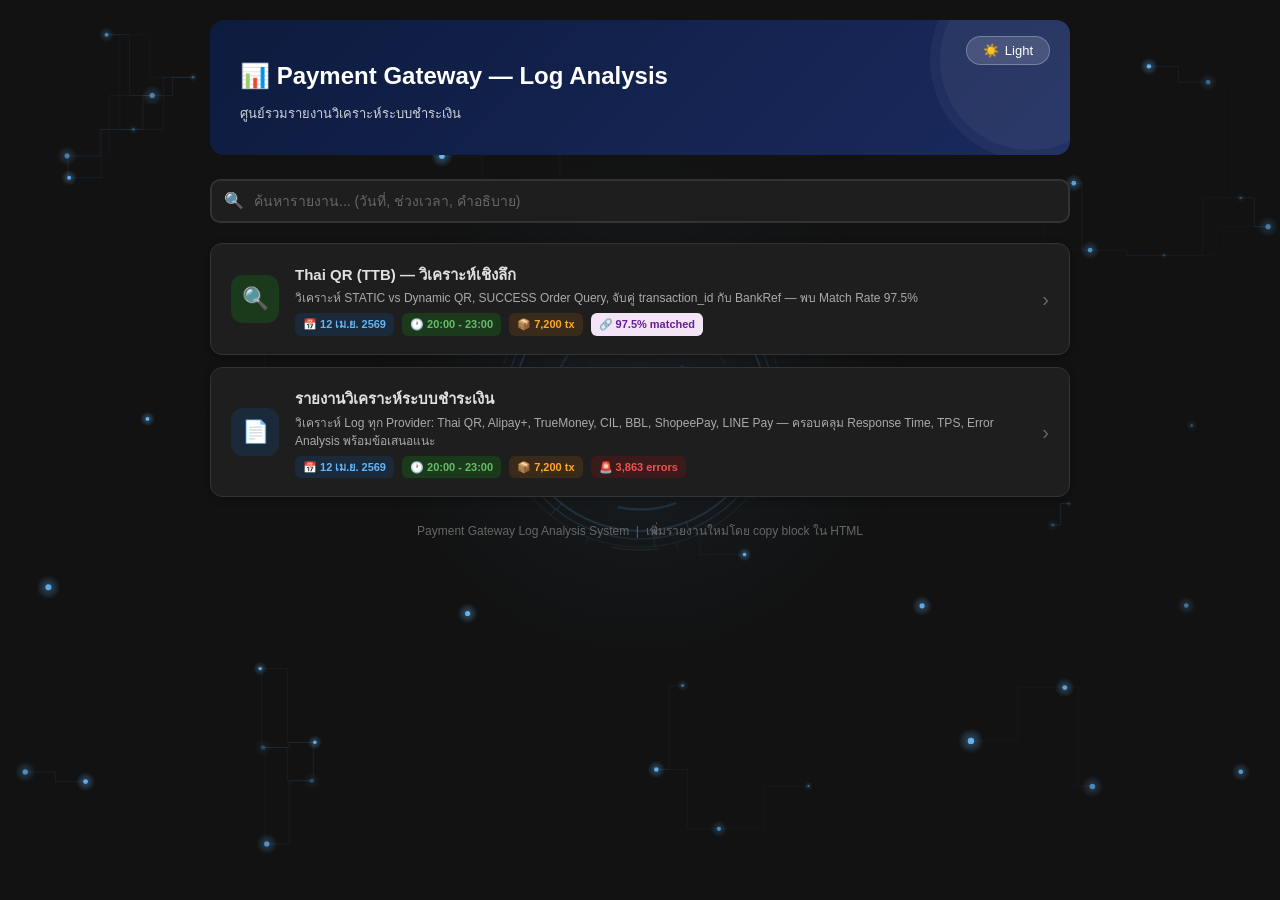
<file: index.html>
﻿<!DOCTYPE html>
<html lang="th" data-theme="dark">
<head>
<meta charset="UTF-8">
<meta name="viewport" content="width=device-width, initial-scale=1.0">
<title>Payment Gateway — Log Analysis Reports</title>
<link rel="stylesheet" href="common.css">
<style>
/* === index.html specific === */
.container{max-width:900px;}
.header::before{content:'';position:absolute;top:-60px;right:-60px;width:200px;height:200px;background:rgba(255,255,255,0.04);border-radius:50%;}
.search-box{margin-bottom:20px;position:relative;}
.search-box input{width:100%;padding:12px 16px 12px 42px;border:2px solid var(--border);border-radius:10px;font-size:14px;background:var(--bg2);color:var(--text);transition:border .2s,background .3s;outline:none;}
.search-box input:focus{border-color:var(--primary);}
.search-box input::placeholder{color:var(--text3);}
.search-box .search-icon{position:absolute;left:14px;top:50%;transform:translateY(-50%);font-size:16px;color:var(--text3);}
.report-list{display:flex;flex-direction:column;gap:12px;}
.report-card{background:var(--bg2);border:1px solid var(--border);border-radius:12px;padding:18px 20px;display:flex;align-items:center;gap:16px;text-decoration:none;color:var(--text);transition:all .2s;box-shadow:0 2px 8px var(--shadow);cursor:pointer;}
.report-card:hover{transform:translateY(-2px);box-shadow:0 6px 20px var(--shadow2);background:var(--card-hover);border-color:var(--primary);}
.report-card:active{transform:translateY(0);}
.report-icon{width:48px;height:48px;border-radius:12px;display:flex;align-items:center;justify-content:center;font-size:22px;flex-shrink:0;}
.icon-blue{background:var(--blue-bg);color:var(--blue);}
.icon-green{background:var(--green-bg);color:var(--green);}
.icon-orange{background:var(--orange-bg);color:var(--orange);}
.icon-red{background:var(--red-bg);color:var(--red);}
.report-info{flex:1;min-width:0;}
.report-title{font-size:15px;font-weight:700;margin-bottom:2px;display:flex;align-items:center;gap:8px;flex-wrap:wrap;}
.report-desc{font-size:12px;color:var(--text2);line-height:1.5;}
.report-meta{display:flex;gap:8px;margin-top:6px;flex-wrap:wrap;}
.meta-tag{font-size:11px;padding:2px 8px;border-radius:6px;font-weight:600;white-space:nowrap;}
.meta-date{background:var(--blue-bg);color:var(--blue);}
.meta-time{background:var(--green-bg);color:var(--green);}
.meta-count{background:var(--orange-bg);color:var(--orange);}
.meta-status{background:var(--red-bg);color:var(--red);}
.report-arrow{color:var(--text3);font-size:20px;flex-shrink:0;transition:transform .2s;}
.report-card:hover .report-arrow{transform:translateX(4px);color:var(--primary);}
.empty-state{text-align:center;padding:40px 20px;color:var(--text3);}
.empty-state .icon{font-size:48px;margin-bottom:12px;}
@media(max-width:480px){
  .search-box input{padding:10px 14px 10px 38px;font-size:13px;}
  .report-card{padding:14px;gap:12px;}
  .report-icon{width:40px;height:40px;font-size:18px;border-radius:10px;}
  .report-title{font-size:13px;}
  .report-desc{font-size:11px;}
  .meta-tag{font-size:10px;}
}
</style>
</head>
<body>
<div class="bg-anim"><canvas id="bgCanvas"></canvas></div>
<div class="container">

<div class="header">
  <button class="theme-toggle" onclick="toggleTheme()">
    <span id="themeIcon">☀️</span>
    <span id="themeLabel">Light</span>
  </button>
  <h1>📊 Payment Gateway — Log Analysis</h1>
  <p>ศูนย์รวมรายงานวิเคราะห์ระบบชำระเงิน</p>
</div>

<div class="search-box">
  <span class="search-icon">🔍</span>
  <input type="text" id="searchInput" placeholder="ค้นหารายงาน... (วันที่, ช่วงเวลา, คำอธิบาย)" oninput="filterReports()">
</div>

<div class="report-list" id="reportList">
  <!-- ====== REPORTS — เพิ่มรายงานใหม่ด้านล่างนี้ ====== -->

  <a class="report-card" href="ThaiQR_Deep_Analysis_20260412.html"
     data-search="12 เมษายน 2569 20:00-23:00 thai qr ttb static dynamic ref1 bankref transaction_id success order query match deep analysis เชิงลึก">
    <div class="report-icon icon-green">🔍</div>
    <div class="report-info">
      <div class="report-title">Thai QR (TTB) — วิเคราะห์เชิงลึก</div>
      <div class="report-desc">วิเคราะห์ STATIC vs Dynamic QR, SUCCESS Order Query, จับคู่ transaction_id กับ BankRef — พบ Match Rate 97.5%</div>
      <div class="report-meta">
        <span class="meta-tag meta-date">📅 12 เม.ย. 2569</span>
        <span class="meta-tag meta-time">🕐 20:00 - 23:00</span>
        <span class="meta-tag meta-count">📦 7,200 tx</span>
        <span class="meta-tag" style="background:#f3e5f5;color:#6a1b9a;">🔗 97.5% matched</span>
      </div>
    </div>
    <div class="report-arrow">›</div>
  </a>

  <a class="report-card" href="Payment_System_Report_20260412.html"
     data-search="12 เมษายน 2569 20:00-23:00 payment gateway thai qr ttb alipay truemoney cil bbl shopeepay linepay">
    <div class="report-icon icon-blue">📄</div>
    <div class="report-info">
      <div class="report-title">รายงานวิเคราะห์ระบบชำระเงิน</div>
      <div class="report-desc">วิเคราะห์ Log ทุก Provider: Thai QR, Alipay+, TrueMoney, CIL, BBL, ShopeePay, LINE Pay — ครอบคลุม Response Time, TPS, Error Analysis พร้อมข้อเสนอแนะ</div>
      <div class="report-meta">
        <span class="meta-tag meta-date">📅 12 เม.ย. 2569</span>
        <span class="meta-tag meta-time">🕐 20:00 - 23:00</span>
        <span class="meta-tag meta-count">📦 7,200 tx</span>
        <span class="meta-tag meta-status">🚨 3,863 errors</span>
      </div>
    </div>
    <div class="report-arrow">›</div>
  </a>

  <!-- ====== ตัวอย่าง: เพิ่มรายงานใหม่ (copy block ด้านล่างแล้วแก้ข้อมูล) ======
  <a class="report-card" href="Payment_System_Report_XXXXXXXX.html"
     data-search="วันที่ เวลา keyword ค้นหา">
    <div class="report-icon icon-green">📄</div>
    <div class="report-info">
      <div class="report-title">ชื่อรายงาน</div>
      <div class="report-desc">คำอธิบายรายงาน</div>
      <div class="report-meta">
        <span class="meta-tag meta-date">📅 วันที่</span>
        <span class="meta-tag meta-time">🕐 เวลา</span>
        <span class="meta-tag meta-count">📦 จำนวน tx</span>
        <span class="meta-tag meta-status">🚨 จำนวน errors</span>
      </div>
    </div>
    <div class="report-arrow">›</div>
  </a>
  ====== -->

</div>

<div class="empty-state" id="emptyState" style="display:none;">
  <div class="icon">🔍</div>
  <p>ไม่พบรายงานที่ตรงกับคำค้นหา</p>
</div>

<div class="footer">
  Payment Gateway Log Analysis System &nbsp;|&nbsp; เพิ่มรายงานใหม่โดย copy block ใน HTML
</div>

</div>

<script>
function toggleTheme(){
  const h=document.documentElement,i=document.getElementById('themeIcon'),l=document.getElementById('themeLabel');
  if(h.getAttribute('data-theme')==='dark'){h.setAttribute('data-theme','light');i.textContent='🌙';l.textContent='Dark';}
  else{h.setAttribute('data-theme','dark');i.textContent='☀️';l.textContent='Light';}
}

function filterReports(){
  const q=document.getElementById('searchInput').value.toLowerCase().trim();
  const cards=document.querySelectorAll('.report-card');
  let visible=0;
  cards.forEach(c=>{
    const text=(c.getAttribute('data-search')||'')+' '+(c.textContent||'');
    const show=!q||text.toLowerCase().includes(q);
    c.style.display=show?'':'none';
    if(show)visible++;
  });
  document.getElementById('emptyState').style.display=visible===0?'':'none';
}
</script>
<script src="bg-anim.js"></script>
</body>
</html>
</file>
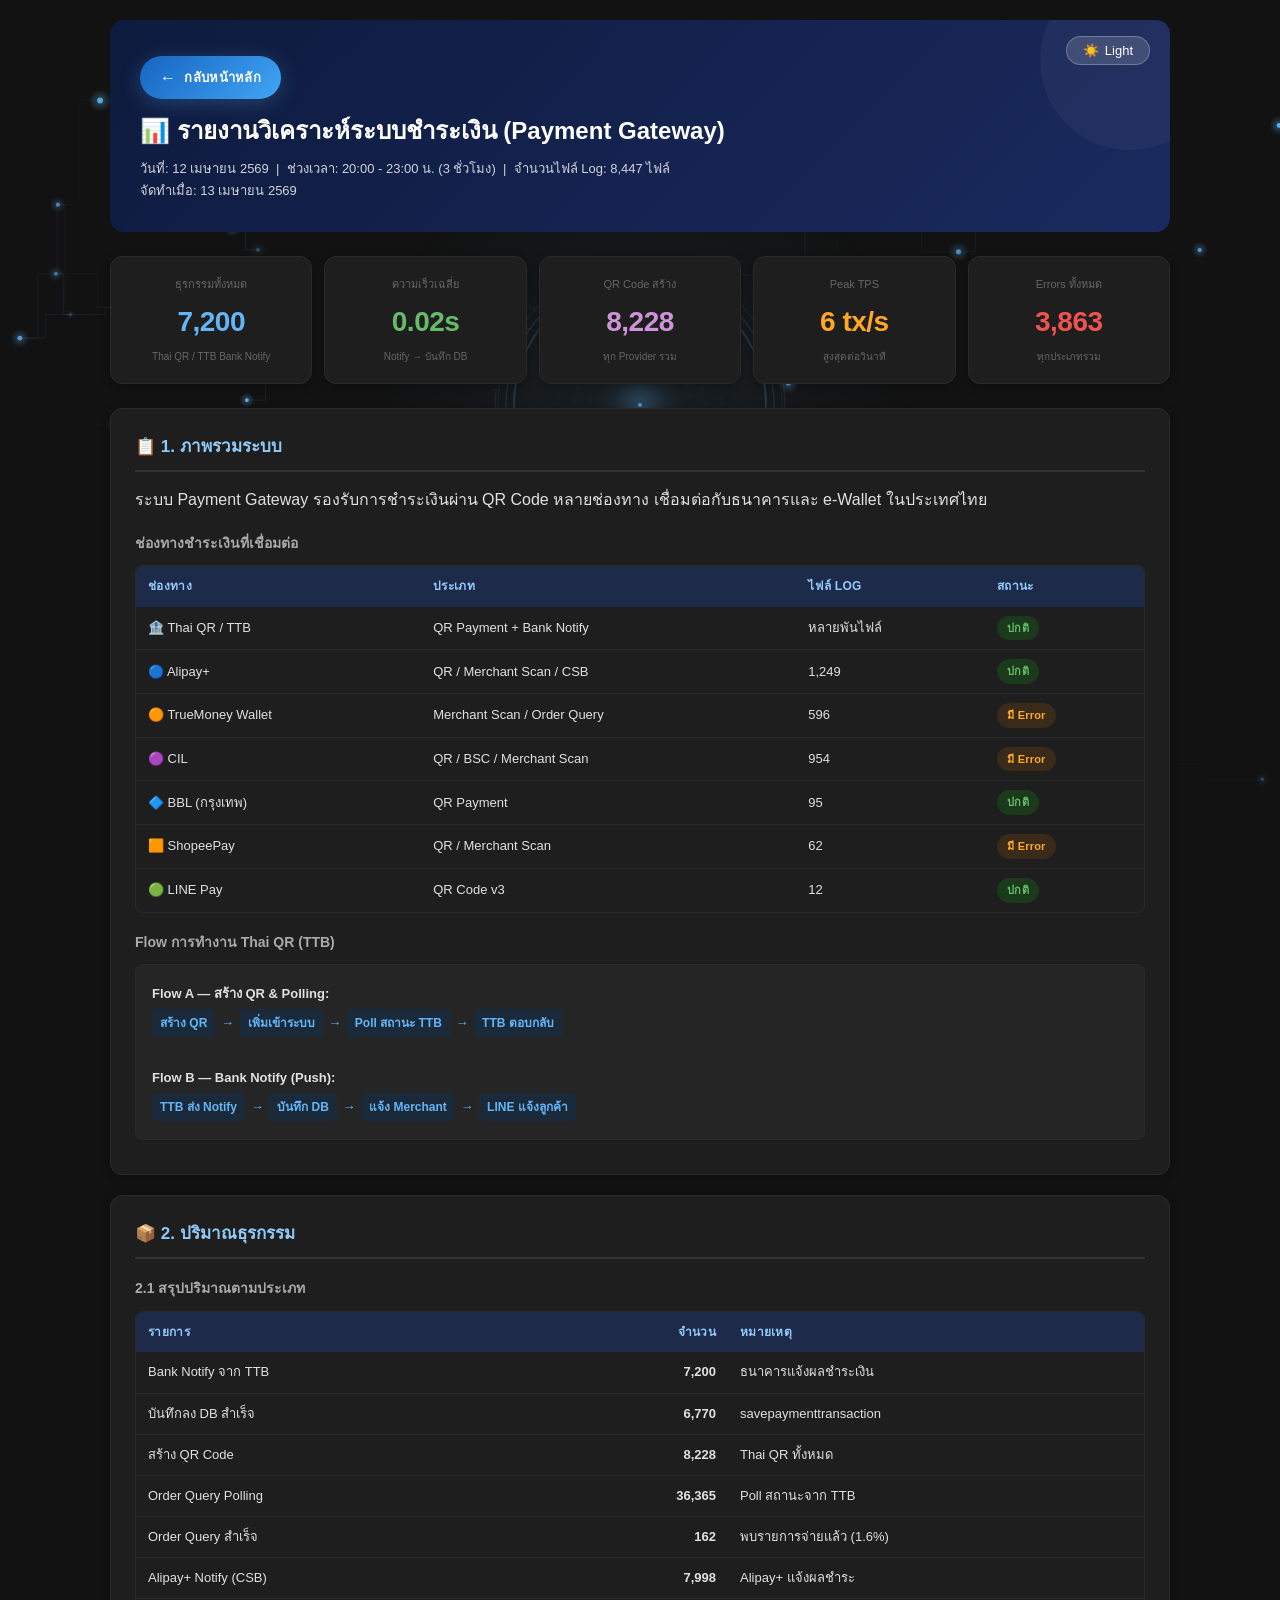
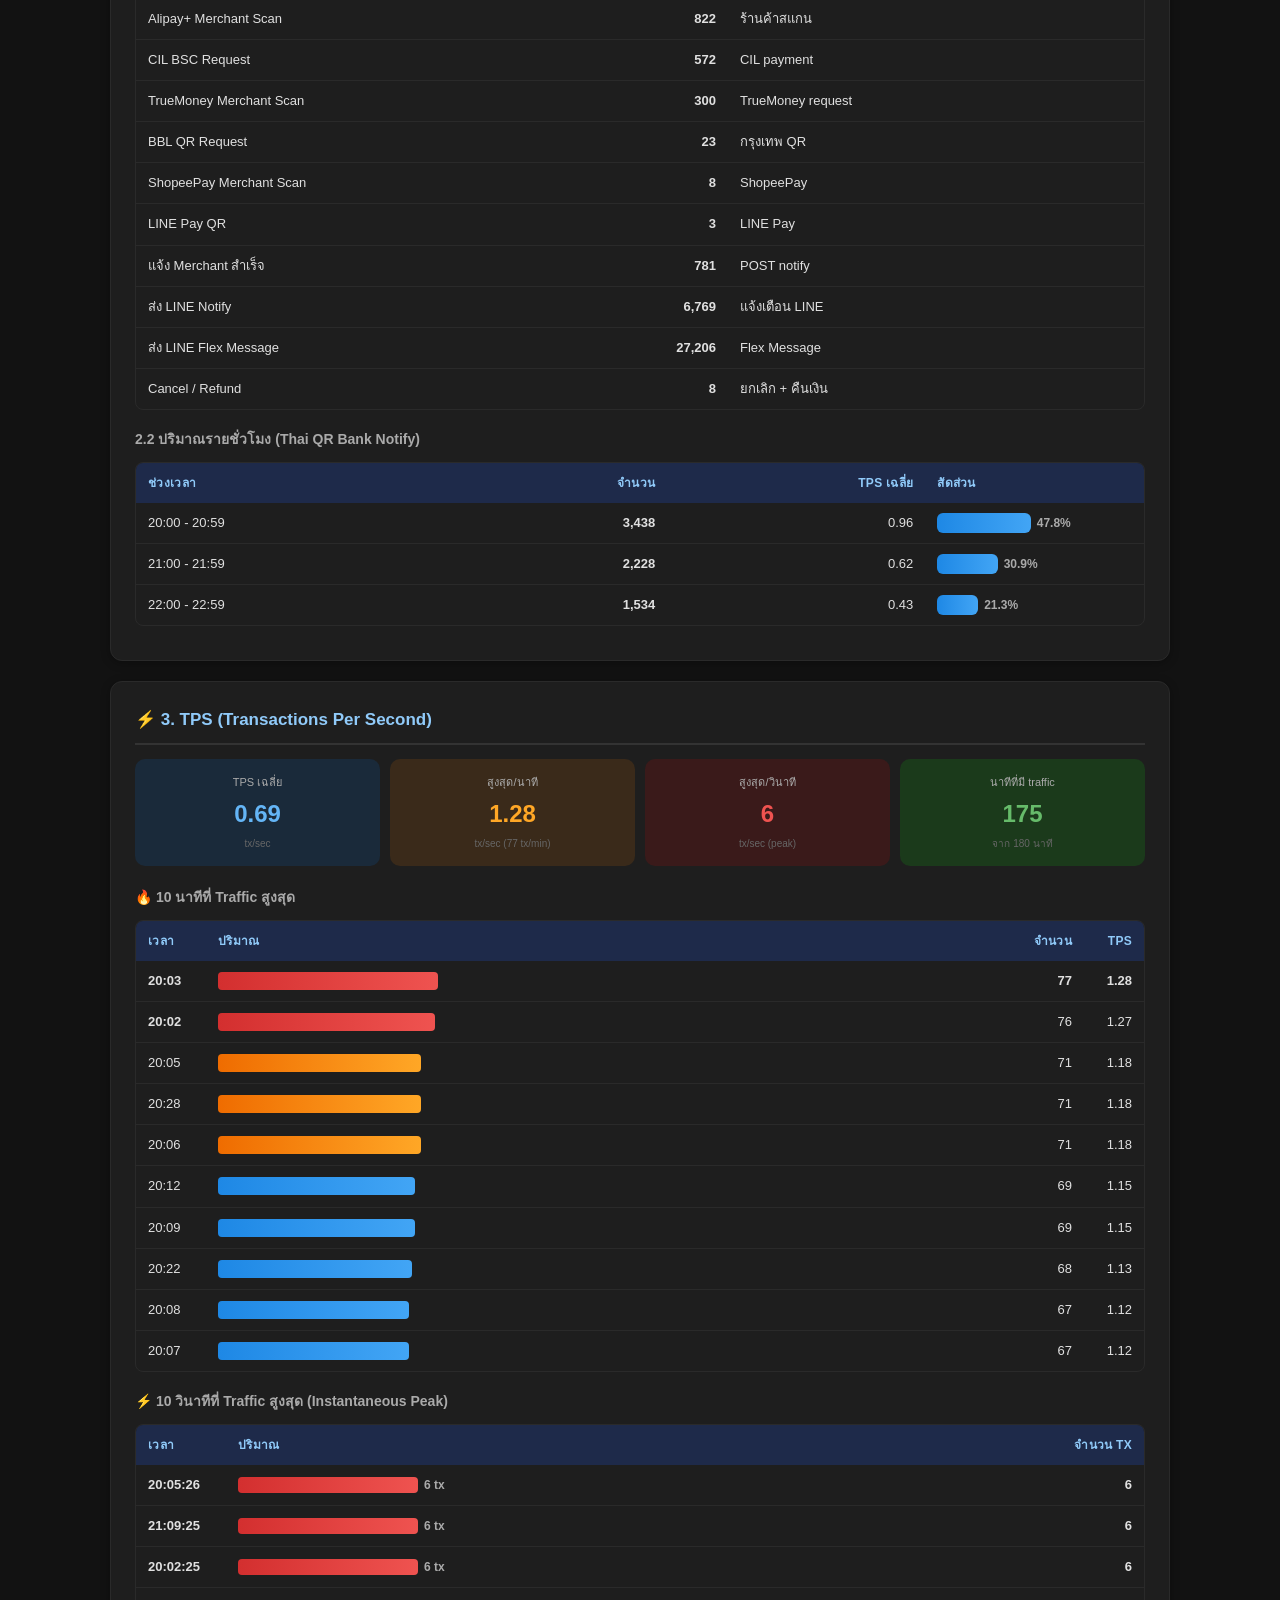
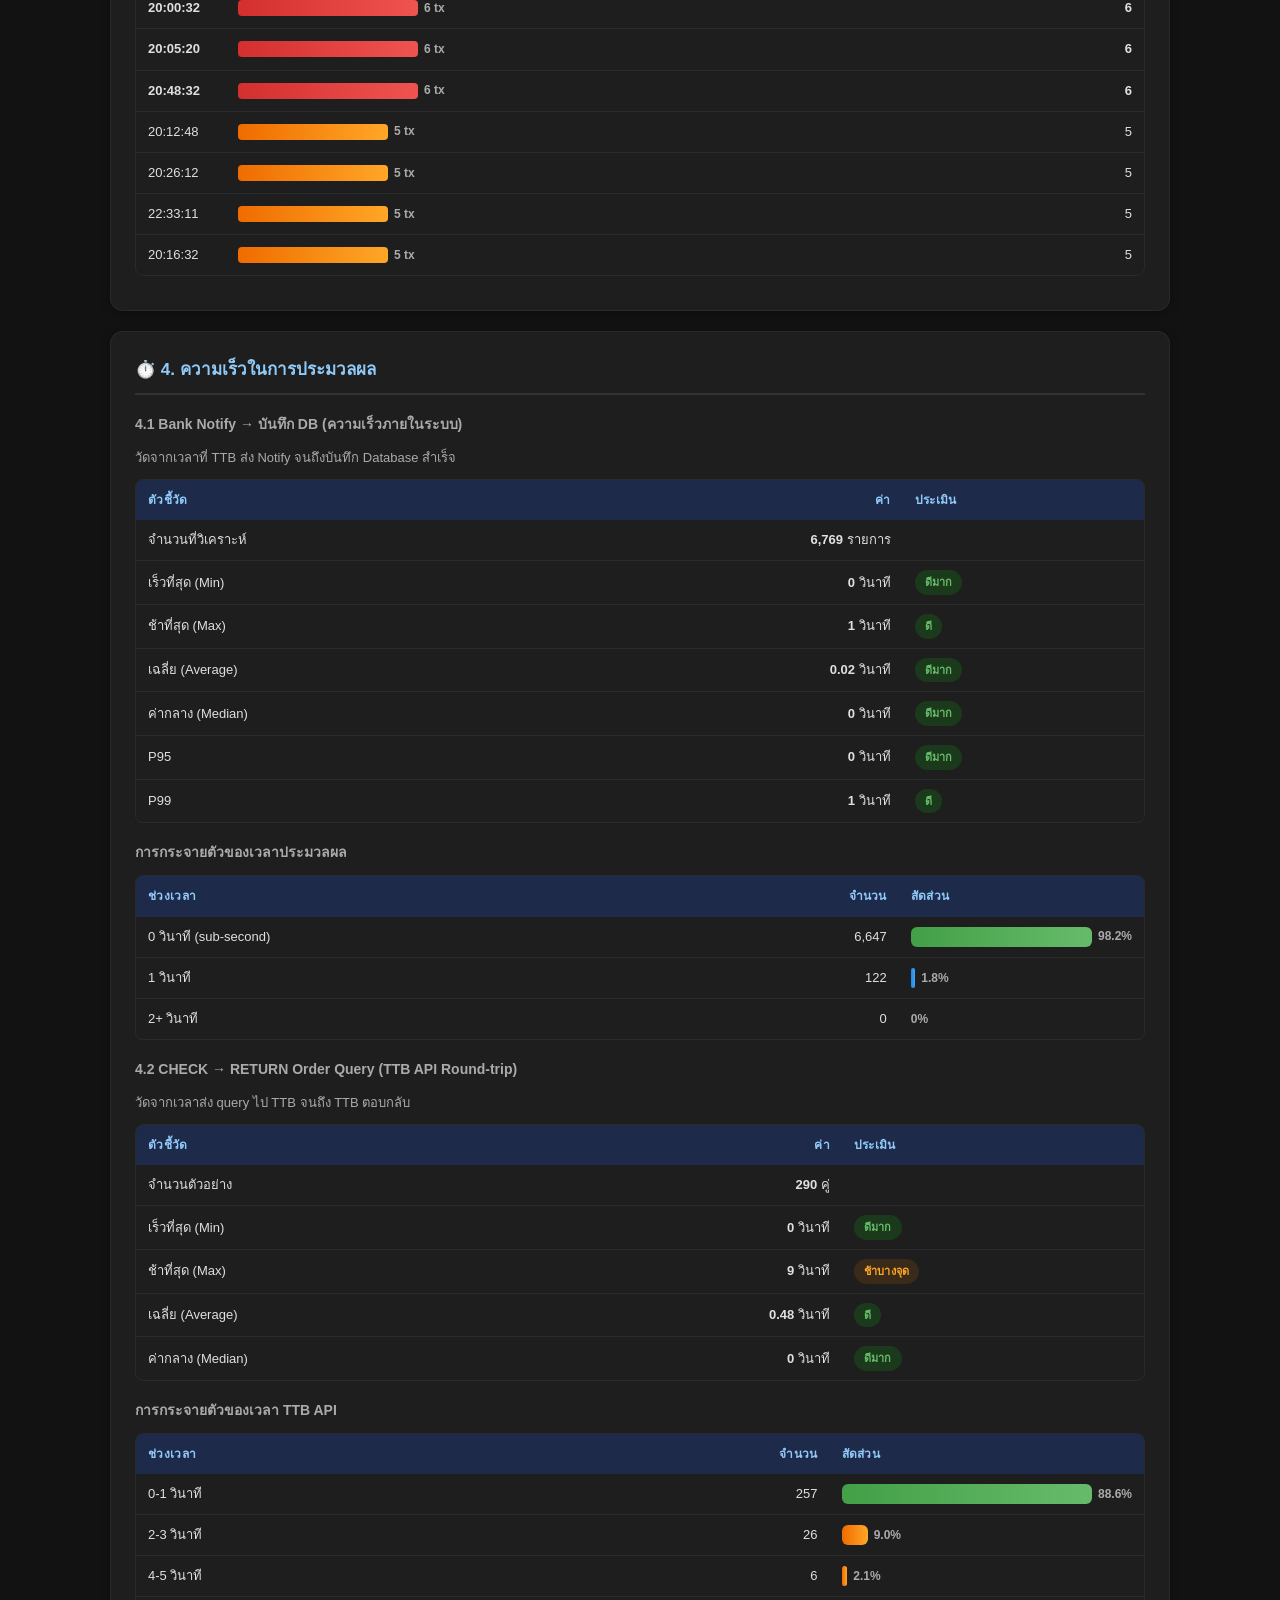
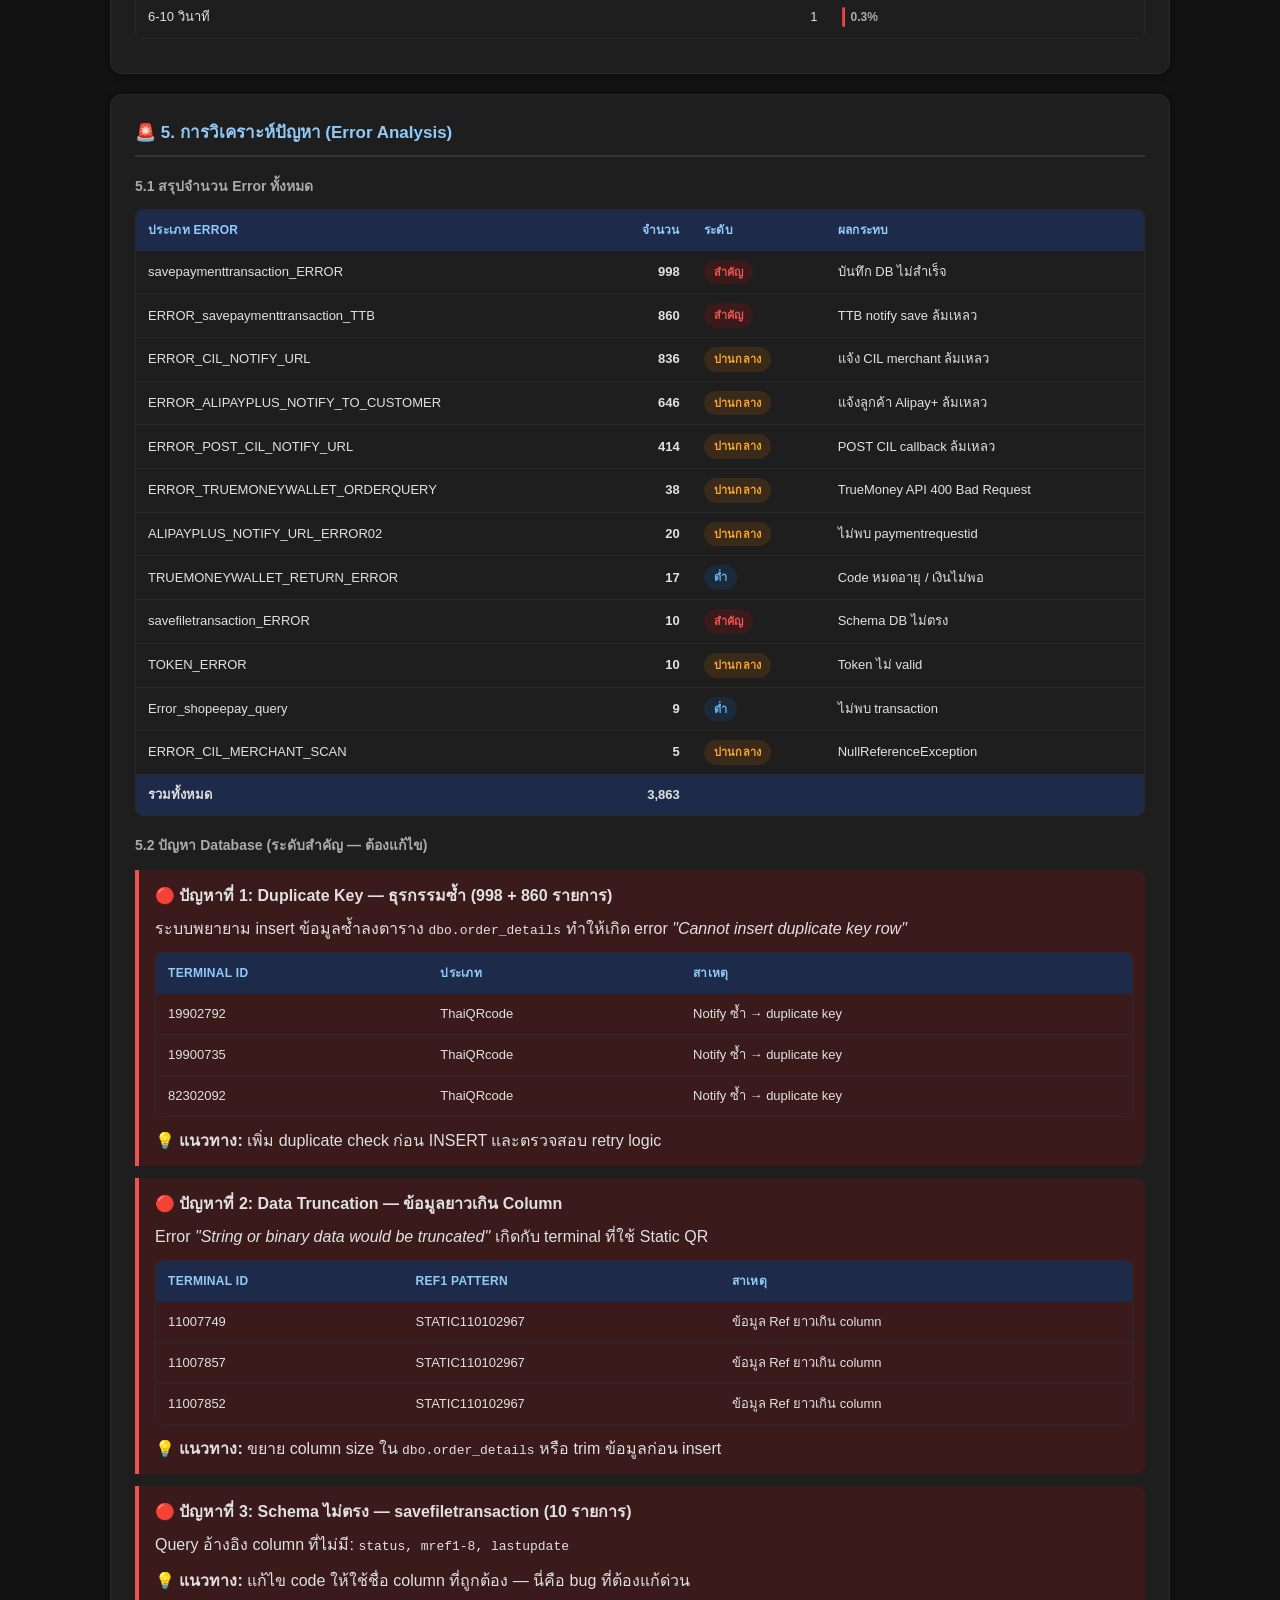
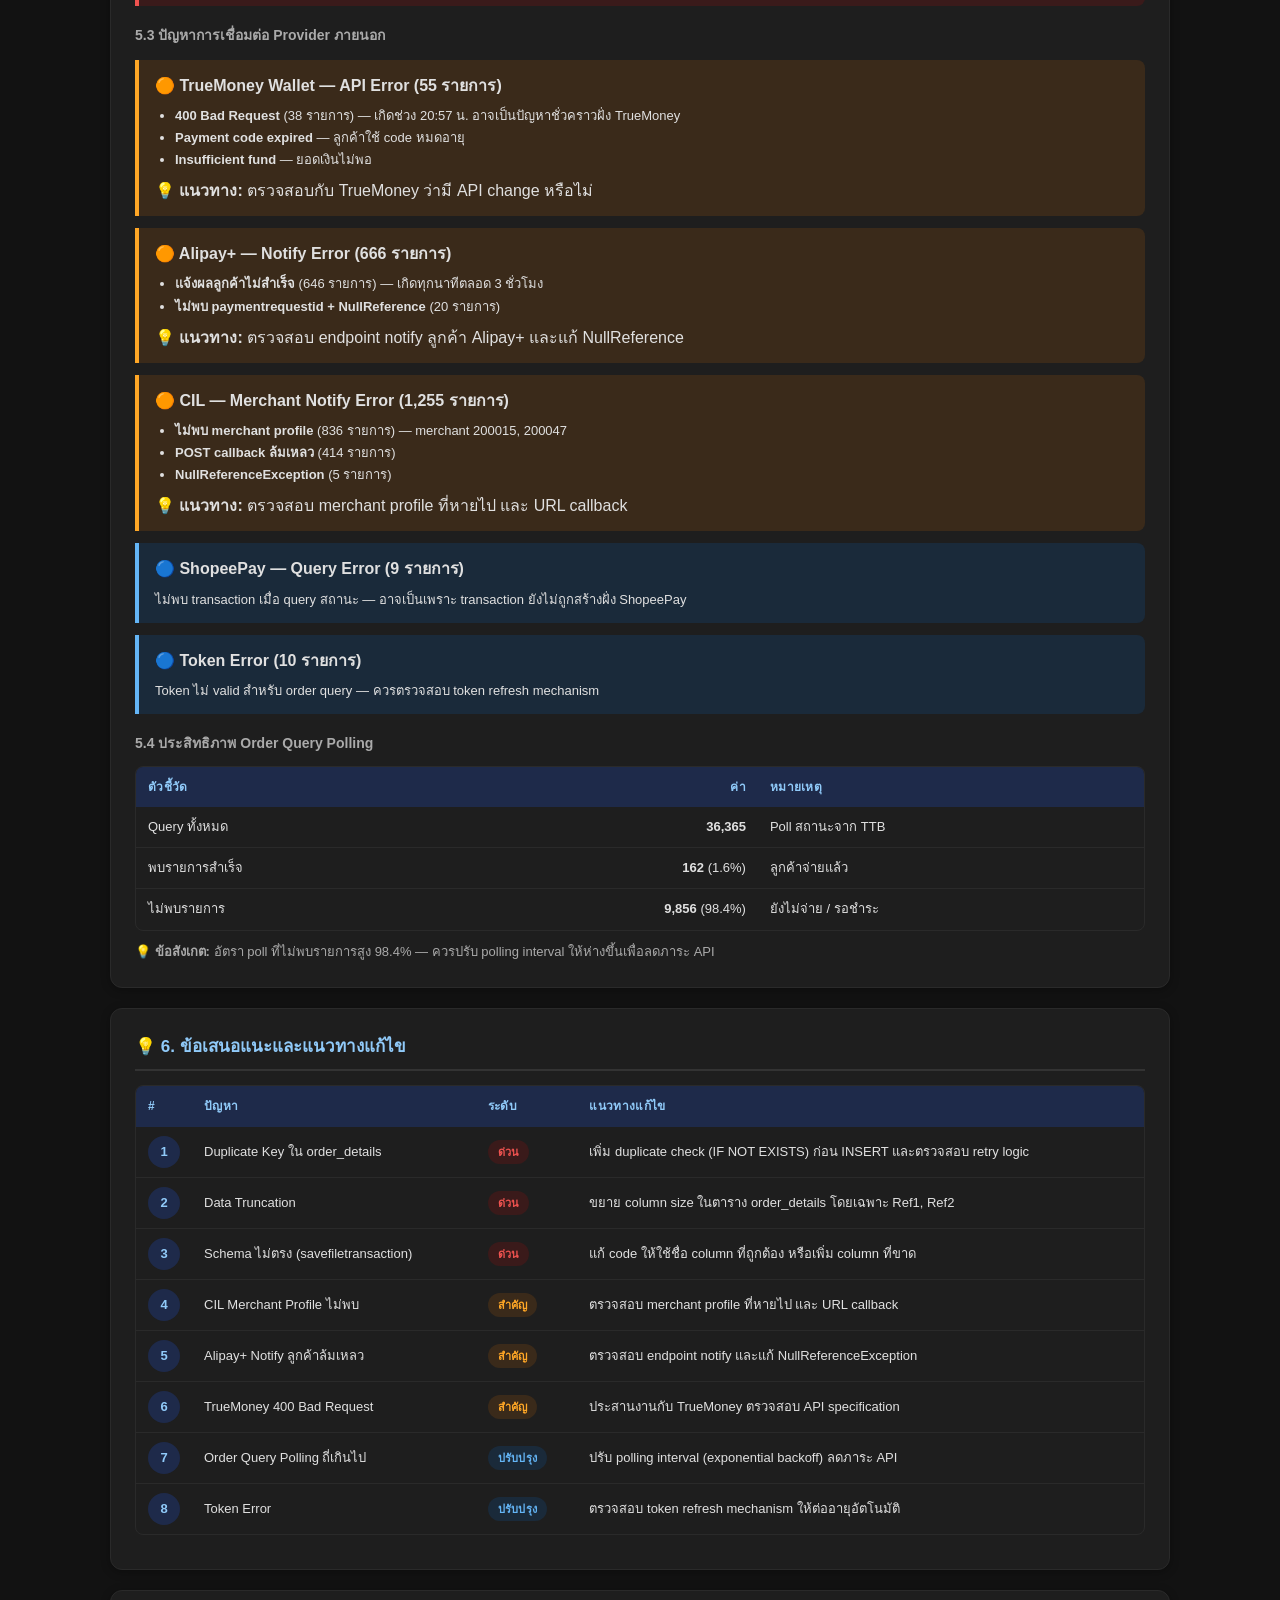
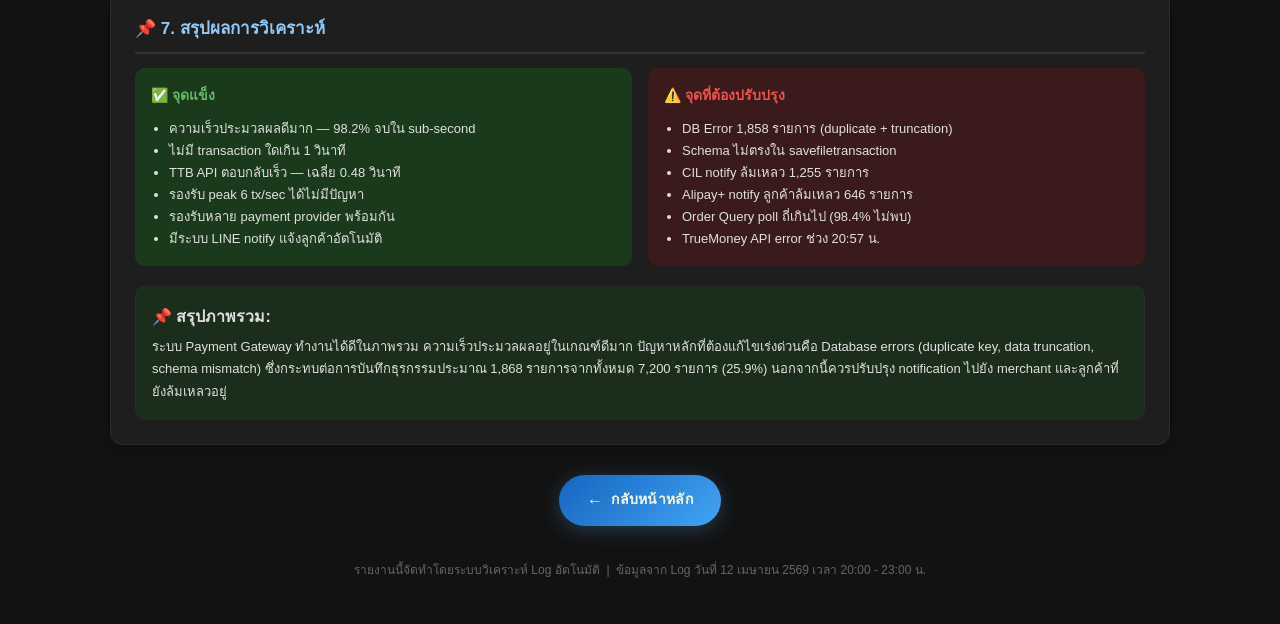
<file: Payment_System_Report_20260412.html>
﻿<!DOCTYPE html>
<html lang="th" data-theme="dark">
<head>
<meta charset="UTF-8">
<meta name="viewport" content="width=device-width, initial-scale=1.0">
<title>รายงานวิเคราะห์ระบบชำระเงิน - 12 เม.ย. 2569</title>
<link rel="stylesheet" href="common.css">
<link rel="stylesheet" href="chart.css">
</head>
<body>
<div class="bg-anim"><canvas id="bgCanvas"></canvas></div>
<div class="container">

<div class="header">
  <button class="theme-toggle" onclick="toggleTheme()">
    <span class="icon" id="themeIcon">☀️</span>
    <span id="themeLabel">Light</span>
  </button>
  <a href="index.html" class="back-btn back-home-btn" style="position:relative;top:auto;right:auto;margin-bottom:12px;padding:8px 20px;font-size:13px;"><span class="btn-icon">←</span> กลับหน้าหลัก</a>
  <h1>📊 รายงานวิเคราะห์ระบบชำระเงิน (Payment Gateway)</h1>
  <p>วันที่: 12 เมษายน 2569 &nbsp;|&nbsp; ช่วงเวลา: 20:00 - 23:00 น. (3 ชั่วโมง) &nbsp;|&nbsp; จำนวนไฟล์ Log: 8,447 ไฟล์</p>
  <p>จัดทำเมื่อ: 13 เมษายน 2569</p>
</div>

<div class="summary-cards">
  <div class="card blue">
    <div class="label">ธุรกรรมทั้งหมด</div>
    <div class="value">7,200</div>
    <div class="sub">Thai QR / TTB Bank Notify</div>
  </div>
  <div class="card green">
    <div class="label">ความเร็วเฉลี่ย</div>
    <div class="value">0.02s</div>
    <div class="sub">Notify → บันทึก DB</div>
  </div>
  <div class="card purple">
    <div class="label">QR Code สร้าง</div>
    <div class="value">8,228</div>
    <div class="sub">ทุก Provider รวม</div>
  </div>
  <div class="card orange">
    <div class="label">Peak TPS</div>
    <div class="value">6 tx/s</div>
    <div class="sub">สูงสุดต่อวินาที</div>
  </div>
  <div class="card red">
    <div class="label">Errors ทั้งหมด</div>
    <div class="value">3,863</div>
    <div class="sub">ทุกประเภทรวม</div>
  </div>
</div>

<!-- ==================== SECTION 1 ==================== -->
<div class="section">
  <h2>📋 1. ภาพรวมระบบ</h2>
  <p style="margin-bottom:12px;">ระบบ Payment Gateway รองรับการชำระเงินผ่าน QR Code หลายช่องทาง เชื่อมต่อกับธนาคารและ e-Wallet ในประเทศไทย</p>

  <h3>ช่องทางชำระเงินที่เชื่อมต่อ</h3>
  <div class="table-wrap">
  <table>
    <tr><th>ช่องทาง</th><th>ประเภท</th><th>ไฟล์ Log</th><th>สถานะ</th></tr>
    <tr><td>🏦 Thai QR / TTB</td><td>QR Payment + Bank Notify</td><td>หลายพันไฟล์</td><td><span class="badge badge-ok">ปกติ</span></td></tr>
    <tr><td>🔵 Alipay+</td><td>QR / Merchant Scan / CSB</td><td>1,249</td><td><span class="badge badge-ok">ปกติ</span></td></tr>
    <tr><td>🟠 TrueMoney Wallet</td><td>Merchant Scan / Order Query</td><td>596</td><td><span class="badge badge-warn">มี Error</span></td></tr>
    <tr><td>🟣 CIL</td><td>QR / BSC / Merchant Scan</td><td>954</td><td><span class="badge badge-warn">มี Error</span></td></tr>
    <tr><td>🔷 BBL (กรุงเทพ)</td><td>QR Payment</td><td>95</td><td><span class="badge badge-ok">ปกติ</span></td></tr>
    <tr><td>🟧 ShopeePay</td><td>QR / Merchant Scan</td><td>62</td><td><span class="badge badge-warn">มี Error</span></td></tr>
    <tr><td>🟢 LINE Pay</td><td>QR Code v3</td><td>12</td><td><span class="badge badge-ok">ปกติ</span></td></tr>
  </table>
  </div>

  <h3>Flow การทำงาน Thai QR (TTB)</h3>
  <div class="flow-box">
    <strong>Flow A — สร้าง QR &amp; Polling:</strong><br>
    <span class="step">สร้าง QR</span> <span class="arrow">→</span>
    <span class="step">เพิ่มเข้าระบบ</span> <span class="arrow">→</span>
    <span class="step">Poll สถานะ TTB</span> <span class="arrow">→</span>
    <span class="step">TTB ตอบกลับ</span><br><br>
    <strong>Flow B — Bank Notify (Push):</strong><br>
    <span class="step">TTB ส่ง Notify</span> <span class="arrow">→</span>
    <span class="step">บันทึก DB</span> <span class="arrow">→</span>
    <span class="step">แจ้ง Merchant</span> <span class="arrow">→</span>
    <span class="step">LINE แจ้งลูกค้า</span>
  </div>
</div>

<!-- ==================== SECTION 2 ==================== -->
<div class="section">
  <h2>📦 2. ปริมาณธุรกรรม</h2>

  <h3>2.1 สรุปปริมาณตามประเภท</h3>
  <div class="table-wrap">
  <table>
    <tr><th>รายการ</th><th style="text-align:right">จำนวน</th><th>หมายเหตุ</th></tr>
    <tr><td>Bank Notify จาก TTB</td><td style="text-align:right"><strong>7,200</strong></td><td>ธนาคารแจ้งผลชำระเงิน</td></tr>
    <tr><td>บันทึกลง DB สำเร็จ</td><td style="text-align:right"><strong>6,770</strong></td><td>savepaymenttransaction</td></tr>
    <tr><td>สร้าง QR Code</td><td style="text-align:right"><strong>8,228</strong></td><td>Thai QR ทั้งหมด</td></tr>
    <tr><td>Order Query Polling</td><td style="text-align:right"><strong>36,365</strong></td><td>Poll สถานะจาก TTB</td></tr>
    <tr><td>Order Query สำเร็จ</td><td style="text-align:right"><strong>162</strong></td><td>พบรายการจ่ายแล้ว (1.6%)</td></tr>
    <tr><td>Alipay+ Notify (CSB)</td><td style="text-align:right"><strong>7,998</strong></td><td>Alipay+ แจ้งผลชำระ</td></tr>
    <tr><td>Alipay+ Merchant Scan</td><td style="text-align:right"><strong>822</strong></td><td>ร้านค้าสแกน</td></tr>
    <tr><td>CIL BSC Request</td><td style="text-align:right"><strong>572</strong></td><td>CIL payment</td></tr>
    <tr><td>TrueMoney Merchant Scan</td><td style="text-align:right"><strong>300</strong></td><td>TrueMoney request</td></tr>
    <tr><td>BBL QR Request</td><td style="text-align:right"><strong>23</strong></td><td>กรุงเทพ QR</td></tr>
    <tr><td>ShopeePay Merchant Scan</td><td style="text-align:right"><strong>8</strong></td><td>ShopeePay</td></tr>
    <tr><td>LINE Pay QR</td><td style="text-align:right"><strong>3</strong></td><td>LINE Pay</td></tr>
    <tr><td>แจ้ง Merchant สำเร็จ</td><td style="text-align:right"><strong>781</strong></td><td>POST notify</td></tr>
    <tr><td>ส่ง LINE Notify</td><td style="text-align:right"><strong>6,769</strong></td><td>แจ้งเตือน LINE</td></tr>
    <tr><td>ส่ง LINE Flex Message</td><td style="text-align:right"><strong>27,206</strong></td><td>Flex Message</td></tr>
    <tr><td>Cancel / Refund</td><td style="text-align:right"><strong>8</strong></td><td>ยกเลิก + คืนเงิน</td></tr>
  </table>
  </div>

  <h3>2.2 ปริมาณรายชั่วโมง (Thai QR Bank Notify)</h3>
  <div class="table-wrap">
  <table>
    <tr><th>ช่วงเวลา</th><th style="text-align:right">จำนวน</th><th style="text-align:right">TPS เฉลี่ย</th><th>สัดส่วน</th></tr>
    <tr><td>20:00 - 20:59</td><td style="text-align:right"><strong>3,438</strong></td><td style="text-align:right">0.96</td><td><div class="bar-container"><div class="bar bar-blue" style="width:48%"></div><span class="bar-pct">47.8%</span></div></td></tr>
    <tr><td>21:00 - 21:59</td><td style="text-align:right"><strong>2,228</strong></td><td style="text-align:right">0.62</td><td><div class="bar-container"><div class="bar bar-blue" style="width:31%"></div><span class="bar-pct">30.9%</span></div></td></tr>
    <tr><td>22:00 - 22:59</td><td style="text-align:right"><strong>1,534</strong></td><td style="text-align:right">0.43</td><td><div class="bar-container"><div class="bar bar-blue" style="width:21%"></div><span class="bar-pct">21.3%</span></div></td></tr>
  </table>
  </div>
</div>

<!-- ==================== SECTION 3: TPS ==================== -->
<div class="section">
  <h2>⚡ 3. TPS (Transactions Per Second)</h2>

  <!-- TPS Summary Cards -->
  <div class="tps-grid" style="display:grid;grid-template-columns:repeat(4,1fr);gap:10px;margin-bottom:20px;">
    <div class="tps-card" style="background:var(--blue-bg);border-radius:10px;padding:14px;text-align:center;transition:background .3s;">
      <div style="font-size:11px;color:var(--text2);margin-bottom:2px;">TPS เฉลี่ย</div>
      <div class="tps-val" style="font-size:24px;font-weight:800;color:var(--blue);">0.69</div>
      <div style="font-size:10px;color:var(--text3);">tx/sec</div>
    </div>
    <div class="tps-card" style="background:var(--orange-bg);border-radius:10px;padding:14px;text-align:center;transition:background .3s;">
      <div style="font-size:11px;color:var(--text2);margin-bottom:2px;">สูงสุด/นาที</div>
      <div class="tps-val" style="font-size:24px;font-weight:800;color:var(--orange);">1.28</div>
      <div style="font-size:10px;color:var(--text3);">tx/sec (77 tx/min)</div>
    </div>
    <div class="tps-card" style="background:var(--red-bg);border-radius:10px;padding:14px;text-align:center;transition:background .3s;">
      <div style="font-size:11px;color:var(--text2);margin-bottom:2px;">สูงสุด/วินาที</div>
      <div class="tps-val" style="font-size:24px;font-weight:800;color:var(--red);">6</div>
      <div style="font-size:10px;color:var(--text3);">tx/sec (peak)</div>
    </div>
    <div class="tps-card" style="background:var(--green-bg);border-radius:10px;padding:14px;text-align:center;transition:background .3s;">
      <div style="font-size:11px;color:var(--text2);margin-bottom:2px;">นาทีที่มี traffic</div>
      <div class="tps-val" style="font-size:24px;font-weight:800;color:var(--green);">175</div>
      <div style="font-size:10px;color:var(--text3);">จาก 180 นาที</div>
    </div>
  </div>

  <!-- Top 10 Minutes -->
  <h3>🔥 10 นาทีที่ Traffic สูงสุด</h3>
  <div class="table-wrap">
  <table>
    <tr><th style="width:70px">เวลา</th><th>ปริมาณ</th><th style="text-align:right;width:70px">จำนวน</th><th style="text-align:right;width:60px">TPS</th></tr>
    <tr><td><strong>20:03</strong></td><td><div class="bar-container"><div class="bar bar-red" style="width:100%;max-width:220px;height:18px;border-radius:4px;"></div></div></td><td style="text-align:right"><strong>77</strong></td><td style="text-align:right"><strong>1.28</strong></td></tr>
    <tr><td><strong>20:02</strong></td><td><div class="bar-container"><div class="bar bar-red" style="width:99%;max-width:217px;height:18px;border-radius:4px;"></div></div></td><td style="text-align:right">76</td><td style="text-align:right">1.27</td></tr>
    <tr><td>20:05</td><td><div class="bar-container"><div class="bar bar-orange" style="width:92%;max-width:203px;height:18px;border-radius:4px;"></div></div></td><td style="text-align:right">71</td><td style="text-align:right">1.18</td></tr>
    <tr><td>20:28</td><td><div class="bar-container"><div class="bar bar-orange" style="width:92%;max-width:203px;height:18px;border-radius:4px;"></div></div></td><td style="text-align:right">71</td><td style="text-align:right">1.18</td></tr>
    <tr><td>20:06</td><td><div class="bar-container"><div class="bar bar-orange" style="width:92%;max-width:203px;height:18px;border-radius:4px;"></div></div></td><td style="text-align:right">71</td><td style="text-align:right">1.18</td></tr>
    <tr><td>20:12</td><td><div class="bar-container"><div class="bar bar-blue" style="width:90%;max-width:197px;height:18px;border-radius:4px;"></div></div></td><td style="text-align:right">69</td><td style="text-align:right">1.15</td></tr>
    <tr><td>20:09</td><td><div class="bar-container"><div class="bar bar-blue" style="width:90%;max-width:197px;height:18px;border-radius:4px;"></div></div></td><td style="text-align:right">69</td><td style="text-align:right">1.15</td></tr>
    <tr><td>20:22</td><td><div class="bar-container"><div class="bar bar-blue" style="width:88%;max-width:194px;height:18px;border-radius:4px;"></div></div></td><td style="text-align:right">68</td><td style="text-align:right">1.13</td></tr>
    <tr><td>20:08</td><td><div class="bar-container"><div class="bar bar-blue" style="width:87%;max-width:191px;height:18px;border-radius:4px;"></div></div></td><td style="text-align:right">67</td><td style="text-align:right">1.12</td></tr>
    <tr><td>20:07</td><td><div class="bar-container"><div class="bar bar-blue" style="width:87%;max-width:191px;height:18px;border-radius:4px;"></div></div></td><td style="text-align:right">67</td><td style="text-align:right">1.12</td></tr>
  </table>
  </div>

  <!-- Top 10 Seconds -->
  <h3>⚡ 10 วินาทีที่ Traffic สูงสุด (Instantaneous Peak)</h3>
  <div class="table-wrap">
  <table>
    <tr><th style="width:90px">เวลา</th><th>ปริมาณ</th><th style="text-align:right;width:80px">จำนวน tx</th></tr>
    <tr><td><strong>20:05:26</strong></td><td><div class="bar-container"><div class="bar bar-red" style="width:100%;max-width:180px;height:16px;border-radius:4px;"></div><span class="bar-pct">6 tx</span></div></td><td style="text-align:right"><strong>6</strong></td></tr>
    <tr><td><strong>21:09:25</strong></td><td><div class="bar-container"><div class="bar bar-red" style="width:100%;max-width:180px;height:16px;border-radius:4px;"></div><span class="bar-pct">6 tx</span></div></td><td style="text-align:right"><strong>6</strong></td></tr>
    <tr><td><strong>20:02:25</strong></td><td><div class="bar-container"><div class="bar bar-red" style="width:100%;max-width:180px;height:16px;border-radius:4px;"></div><span class="bar-pct">6 tx</span></div></td><td style="text-align:right"><strong>6</strong></td></tr>
    <tr><td><strong>20:00:32</strong></td><td><div class="bar-container"><div class="bar bar-red" style="width:100%;max-width:180px;height:16px;border-radius:4px;"></div><span class="bar-pct">6 tx</span></div></td><td style="text-align:right"><strong>6</strong></td></tr>
    <tr><td><strong>20:05:20</strong></td><td><div class="bar-container"><div class="bar bar-red" style="width:100%;max-width:180px;height:16px;border-radius:4px;"></div><span class="bar-pct">6 tx</span></div></td><td style="text-align:right"><strong>6</strong></td></tr>
    <tr><td><strong>20:48:32</strong></td><td><div class="bar-container"><div class="bar bar-red" style="width:100%;max-width:180px;height:16px;border-radius:4px;"></div><span class="bar-pct">6 tx</span></div></td><td style="text-align:right"><strong>6</strong></td></tr>
    <tr><td>20:12:48</td><td><div class="bar-container"><div class="bar bar-orange" style="width:83%;max-width:150px;height:16px;border-radius:4px;"></div><span class="bar-pct">5 tx</span></div></td><td style="text-align:right">5</td></tr>
    <tr><td>20:26:12</td><td><div class="bar-container"><div class="bar bar-orange" style="width:83%;max-width:150px;height:16px;border-radius:4px;"></div><span class="bar-pct">5 tx</span></div></td><td style="text-align:right">5</td></tr>
    <tr><td>22:33:11</td><td><div class="bar-container"><div class="bar bar-orange" style="width:83%;max-width:150px;height:16px;border-radius:4px;"></div><span class="bar-pct">5 tx</span></div></td><td style="text-align:right">5</td></tr>
    <tr><td>20:16:32</td><td><div class="bar-container"><div class="bar bar-orange" style="width:83%;max-width:150px;height:16px;border-radius:4px;"></div><span class="bar-pct">5 tx</span></div></td><td style="text-align:right">5</td></tr>
  </table>
  </div>
</div>

<!-- ==================== SECTION 4: RESPONSE TIME ==================== -->
<div class="section">
  <h2>⏱️ 4. ความเร็วในการประมวลผล</h2>

  <h3>4.1 Bank Notify → บันทึก DB (ความเร็วภายในระบบ)</h3>
  <p style="font-size:13px;color:var(--text2);margin-bottom:10px;">วัดจากเวลาที่ TTB ส่ง Notify จนถึงบันทึก Database สำเร็จ</p>

  <div class="table-wrap">
  <table>
    <tr><th>ตัวชี้วัด</th><th style="text-align:right">ค่า</th><th>ประเมิน</th></tr>
    <tr><td>จำนวนที่วิเคราะห์</td><td style="text-align:right"><strong>6,769</strong> รายการ</td><td></td></tr>
    <tr><td>เร็วที่สุด (Min)</td><td style="text-align:right"><strong>0</strong> วินาที</td><td><span class="badge badge-ok">ดีมาก</span></td></tr>
    <tr><td>ช้าที่สุด (Max)</td><td style="text-align:right"><strong>1</strong> วินาที</td><td><span class="badge badge-ok">ดี</span></td></tr>
    <tr><td>เฉลี่ย (Average)</td><td style="text-align:right"><strong>0.02</strong> วินาที</td><td><span class="badge badge-ok">ดีมาก</span></td></tr>
    <tr><td>ค่ากลาง (Median)</td><td style="text-align:right"><strong>0</strong> วินาที</td><td><span class="badge badge-ok">ดีมาก</span></td></tr>
    <tr><td>P95</td><td style="text-align:right"><strong>0</strong> วินาที</td><td><span class="badge badge-ok">ดีมาก</span></td></tr>
    <tr><td>P99</td><td style="text-align:right"><strong>1</strong> วินาที</td><td><span class="badge badge-ok">ดี</span></td></tr>
  </table>
  </div>

  <h3>การกระจายตัวของเวลาประมวลผล</h3>
  <div class="table-wrap">
  <table>
    <tr><th>ช่วงเวลา</th><th style="text-align:right">จำนวน</th><th>สัดส่วน</th></tr>
    <tr><td>0 วินาที (sub-second)</td><td style="text-align:right">6,647</td><td><div class="bar-container"><div class="bar bar-green" style="width:98%"></div><span class="bar-pct">98.2%</span></div></td></tr>
    <tr><td>1 วินาที</td><td style="text-align:right">122</td><td><div class="bar-container"><div class="bar bar-blue" style="width:2%"></div><span class="bar-pct">1.8%</span></div></td></tr>
    <tr><td>2+ วินาที</td><td style="text-align:right">0</td><td><span class="bar-pct">0%</span></td></tr>
  </table>
  </div>

  <h3>4.2 CHECK → RETURN Order Query (TTB API Round-trip)</h3>
  <p style="font-size:13px;color:var(--text2);margin-bottom:10px;">วัดจากเวลาส่ง query ไป TTB จนถึง TTB ตอบกลับ</p>

  <div class="table-wrap">
  <table>
    <tr><th>ตัวชี้วัด</th><th style="text-align:right">ค่า</th><th>ประเมิน</th></tr>
    <tr><td>จำนวนตัวอย่าง</td><td style="text-align:right"><strong>290</strong> คู่</td><td></td></tr>
    <tr><td>เร็วที่สุด (Min)</td><td style="text-align:right"><strong>0</strong> วินาที</td><td><span class="badge badge-ok">ดีมาก</span></td></tr>
    <tr><td>ช้าที่สุด (Max)</td><td style="text-align:right"><strong>9</strong> วินาที</td><td><span class="badge badge-warn">ช้าบางจุด</span></td></tr>
    <tr><td>เฉลี่ย (Average)</td><td style="text-align:right"><strong>0.48</strong> วินาที</td><td><span class="badge badge-ok">ดี</span></td></tr>
    <tr><td>ค่ากลาง (Median)</td><td style="text-align:right"><strong>0</strong> วินาที</td><td><span class="badge badge-ok">ดีมาก</span></td></tr>
  </table>
  </div>

  <h3>การกระจายตัวของเวลา TTB API</h3>
  <div class="table-wrap">
  <table>
    <tr><th>ช่วงเวลา</th><th style="text-align:right">จำนวน</th><th>สัดส่วน</th></tr>
    <tr><td>0-1 วินาที</td><td style="text-align:right">257</td><td><div class="bar-container"><div class="bar bar-green" style="width:89%"></div><span class="bar-pct">88.6%</span></div></td></tr>
    <tr><td>2-3 วินาที</td><td style="text-align:right">26</td><td><div class="bar-container"><div class="bar bar-orange" style="width:9%"></div><span class="bar-pct">9.0%</span></div></td></tr>
    <tr><td>4-5 วินาที</td><td style="text-align:right">6</td><td><div class="bar-container"><div class="bar bar-orange" style="width:2%"></div><span class="bar-pct">2.1%</span></div></td></tr>
    <tr><td>6-10 วินาที</td><td style="text-align:right">1</td><td><div class="bar-container"><div class="bar bar-red" style="width:1%"></div><span class="bar-pct">0.3%</span></div></td></tr>
  </table>
  </div>
</div>

<!-- ==================== SECTION 5: ERRORS ==================== -->
<div class="section">
  <h2>🚨 5. การวิเคราะห์ปัญหา (Error Analysis)</h2>

  <h3>5.1 สรุปจำนวน Error ทั้งหมด</h3>
  <div class="table-wrap">
  <table>
    <tr><th>ประเภท Error</th><th style="text-align:right">จำนวน</th><th>ระดับ</th><th>ผลกระทบ</th></tr>
    <tr><td>savepaymenttransaction_ERROR</td><td style="text-align:right"><strong>998</strong></td><td><span class="badge badge-err">สำคัญ</span></td><td>บันทึก DB ไม่สำเร็จ</td></tr>
    <tr><td>ERROR_savepaymenttransaction_TTB</td><td style="text-align:right"><strong>860</strong></td><td><span class="badge badge-err">สำคัญ</span></td><td>TTB notify save ล้มเหลว</td></tr>
    <tr><td>ERROR_CIL_NOTIFY_URL</td><td style="text-align:right"><strong>836</strong></td><td><span class="badge badge-warn">ปานกลาง</span></td><td>แจ้ง CIL merchant ล้มเหลว</td></tr>
    <tr><td>ERROR_ALIPAYPLUS_NOTIFY_TO_CUSTOMER</td><td style="text-align:right"><strong>646</strong></td><td><span class="badge badge-warn">ปานกลาง</span></td><td>แจ้งลูกค้า Alipay+ ล้มเหลว</td></tr>
    <tr><td>ERROR_POST_CIL_NOTIFY_URL</td><td style="text-align:right"><strong>414</strong></td><td><span class="badge badge-warn">ปานกลาง</span></td><td>POST CIL callback ล้มเหลว</td></tr>
    <tr><td>ERROR_TRUEMONEYWALLET_ORDERQUERY</td><td style="text-align:right"><strong>38</strong></td><td><span class="badge badge-warn">ปานกลาง</span></td><td>TrueMoney API 400 Bad Request</td></tr>
    <tr><td>ALIPAYPLUS_NOTIFY_URL_ERROR02</td><td style="text-align:right"><strong>20</strong></td><td><span class="badge badge-warn">ปานกลาง</span></td><td>ไม่พบ paymentrequestid</td></tr>
    <tr><td>TRUEMONEYWALLET_RETURN_ERROR</td><td style="text-align:right"><strong>17</strong></td><td><span class="badge badge-info">ต่ำ</span></td><td>Code หมดอายุ / เงินไม่พอ</td></tr>
    <tr><td>savefiletransaction_ERROR</td><td style="text-align:right"><strong>10</strong></td><td><span class="badge badge-err">สำคัญ</span></td><td>Schema DB ไม่ตรง</td></tr>
    <tr><td>TOKEN_ERROR</td><td style="text-align:right"><strong>10</strong></td><td><span class="badge badge-warn">ปานกลาง</span></td><td>Token ไม่ valid</td></tr>
    <tr><td>Error_shopeepay_query</td><td style="text-align:right"><strong>9</strong></td><td><span class="badge badge-info">ต่ำ</span></td><td>ไม่พบ transaction</td></tr>
    <tr><td>ERROR_CIL_MERCHANT_SCAN</td><td style="text-align:right"><strong>5</strong></td><td><span class="badge badge-warn">ปานกลาง</span></td><td>NullReferenceException</td></tr>
    <tr style="background:var(--primary-light);font-weight:700;"><td>รวมทั้งหมด</td><td style="text-align:right"><strong>3,863</strong></td><td></td><td></td></tr>
  </table>
  </div>

  <h3>5.2 ปัญหา Database (ระดับสำคัญ — ต้องแก้ไข)</h3>

  <div class="severity-critical">
    <strong>🔴 ปัญหาที่ 1: Duplicate Key — ธุรกรรมซ้ำ (998 + 860 รายการ)</strong>
    <p style="margin-top:6px;">ระบบพยายาม insert ข้อมูลซ้ำลงตาราง <code>dbo.order_details</code> ทำให้เกิด error <em>"Cannot insert duplicate key row"</em></p>
    <div class="table-wrap">
    <table>
      <tr><th>Terminal ID</th><th>ประเภท</th><th>สาเหตุ</th></tr>
      <tr><td>19902792</td><td>ThaiQRcode</td><td>Notify ซ้ำ → duplicate key</td></tr>
      <tr><td>19900735</td><td>ThaiQRcode</td><td>Notify ซ้ำ → duplicate key</td></tr>
      <tr><td>82302092</td><td>ThaiQRcode</td><td>Notify ซ้ำ → duplicate key</td></tr>
    </table>
    </div>
    <p style="margin-top:8px;"><strong>💡 แนวทาง:</strong> เพิ่ม duplicate check ก่อน INSERT และตรวจสอบ retry logic</p>
  </div>

  <div class="severity-critical">
    <strong>🔴 ปัญหาที่ 2: Data Truncation — ข้อมูลยาวเกิน Column</strong>
    <p style="margin-top:6px;">Error <em>"String or binary data would be truncated"</em> เกิดกับ terminal ที่ใช้ Static QR</p>
    <div class="table-wrap">
    <table>
      <tr><th>Terminal ID</th><th>Ref1 Pattern</th><th>สาเหตุ</th></tr>
      <tr><td>11007749</td><td>STATIC110102967</td><td>ข้อมูล Ref ยาวเกิน column</td></tr>
      <tr><td>11007857</td><td>STATIC110102967</td><td>ข้อมูล Ref ยาวเกิน column</td></tr>
      <tr><td>11007852</td><td>STATIC110102967</td><td>ข้อมูล Ref ยาวเกิน column</td></tr>
    </table>
    </div>
    <p style="margin-top:8px;"><strong>💡 แนวทาง:</strong> ขยาย column size ใน <code>dbo.order_details</code> หรือ trim ข้อมูลก่อน insert</p>
  </div>

  <div class="severity-critical">
    <strong>🔴 ปัญหาที่ 3: Schema ไม่ตรง — savefiletransaction (10 รายการ)</strong>
    <p style="margin-top:6px;">Query อ้างอิง column ที่ไม่มี: <code>status, mref1-8, lastupdate</code></p>
    <p style="margin-top:8px;"><strong>💡 แนวทาง:</strong> แก้ไข code ให้ใช้ชื่อ column ที่ถูกต้อง — นี่คือ bug ที่ต้องแก้ด่วน</p>
  </div>

  <h3>5.3 ปัญหาการเชื่อมต่อ Provider ภายนอก</h3>

  <div class="severity-warning">
    <strong>🟠 TrueMoney Wallet — API Error (55 รายการ)</strong>
    <ul style="margin-top:6px;padding-left:20px;font-size:13px;">
      <li><strong>400 Bad Request</strong> (38 รายการ) — เกิดช่วง 20:57 น. อาจเป็นปัญหาชั่วคราวฝั่ง TrueMoney</li>
      <li><strong>Payment code expired</strong> — ลูกค้าใช้ code หมดอายุ</li>
      <li><strong>Insufficient fund</strong> — ยอดเงินไม่พอ</li>
    </ul>
    <p style="margin-top:6px;"><strong>💡 แนวทาง:</strong> ตรวจสอบกับ TrueMoney ว่ามี API change หรือไม่</p>
  </div>

  <div class="severity-warning">
    <strong>🟠 Alipay+ — Notify Error (666 รายการ)</strong>
    <ul style="margin-top:6px;padding-left:20px;font-size:13px;">
      <li><strong>แจ้งผลลูกค้าไม่สำเร็จ</strong> (646 รายการ) — เกิดทุกนาทีตลอด 3 ชั่วโมง</li>
      <li><strong>ไม่พบ paymentrequestid + NullReference</strong> (20 รายการ)</li>
    </ul>
    <p style="margin-top:6px;"><strong>💡 แนวทาง:</strong> ตรวจสอบ endpoint notify ลูกค้า Alipay+ และแก้ NullReference</p>
  </div>

  <div class="severity-warning">
    <strong>🟠 CIL — Merchant Notify Error (1,255 รายการ)</strong>
    <ul style="margin-top:6px;padding-left:20px;font-size:13px;">
      <li><strong>ไม่พบ merchant profile</strong> (836 รายการ) — merchant 200015, 200047</li>
      <li><strong>POST callback ล้มเหลว</strong> (414 รายการ)</li>
      <li><strong>NullReferenceException</strong> (5 รายการ)</li>
    </ul>
    <p style="margin-top:6px;"><strong>💡 แนวทาง:</strong> ตรวจสอบ merchant profile ที่หายไป และ URL callback</p>
  </div>

  <div class="severity-info">
    <strong>🔵 ShopeePay — Query Error (9 รายการ)</strong>
    <p style="margin-top:6px;font-size:13px;">ไม่พบ transaction เมื่อ query สถานะ — อาจเป็นเพราะ transaction ยังไม่ถูกสร้างฝั่ง ShopeePay</p>
  </div>

  <div class="severity-info">
    <strong>🔵 Token Error (10 รายการ)</strong>
    <p style="margin-top:6px;font-size:13px;">Token ไม่ valid สำหรับ order query — ควรตรวจสอบ token refresh mechanism</p>
  </div>

  <h3>5.4 ประสิทธิภาพ Order Query Polling</h3>
  <div class="table-wrap">
  <table>
    <tr><th>ตัวชี้วัด</th><th style="text-align:right">ค่า</th><th>หมายเหตุ</th></tr>
    <tr><td>Query ทั้งหมด</td><td style="text-align:right"><strong>36,365</strong></td><td>Poll สถานะจาก TTB</td></tr>
    <tr><td>พบรายการสำเร็จ</td><td style="text-align:right"><strong>162</strong> (1.6%)</td><td>ลูกค้าจ่ายแล้ว</td></tr>
    <tr><td>ไม่พบรายการ</td><td style="text-align:right"><strong>9,856</strong> (98.4%)</td><td>ยังไม่จ่าย / รอชำระ</td></tr>
  </table>
  </div>
  <p style="margin-top:8px;font-size:13px;color:var(--text2);">
    <strong>💡 ข้อสังเกต:</strong> อัตรา poll ที่ไม่พบรายการสูง 98.4% — ควรปรับ polling interval ให้ห่างขึ้นเพื่อลดภาระ API
  </p>
</div>

<!-- ==================== SECTION 6: RECOMMENDATIONS ==================== -->
<div class="section">
  <h2>💡 6. ข้อเสนอแนะและแนวทางแก้ไข</h2>

  <div class="table-wrap">
  <table>
    <tr><th style="width:36px">#</th><th>ปัญหา</th><th>ระดับ</th><th>แนวทางแก้ไข</th></tr>
    <tr><td style="text-align:center"><div class="rec-num">1</div></td><td>Duplicate Key ใน order_details</td><td><span class="badge badge-err">ด่วน</span></td><td>เพิ่ม duplicate check (IF NOT EXISTS) ก่อน INSERT และตรวจสอบ retry logic</td></tr>
    <tr><td style="text-align:center"><div class="rec-num">2</div></td><td>Data Truncation</td><td><span class="badge badge-err">ด่วน</span></td><td>ขยาย column size ในตาราง order_details โดยเฉพาะ Ref1, Ref2</td></tr>
    <tr><td style="text-align:center"><div class="rec-num">3</div></td><td>Schema ไม่ตรง (savefiletransaction)</td><td><span class="badge badge-err">ด่วน</span></td><td>แก้ code ให้ใช้ชื่อ column ที่ถูกต้อง หรือเพิ่ม column ที่ขาด</td></tr>
    <tr><td style="text-align:center"><div class="rec-num">4</div></td><td>CIL Merchant Profile ไม่พบ</td><td><span class="badge badge-warn">สำคัญ</span></td><td>ตรวจสอบ merchant profile ที่หายไป และ URL callback</td></tr>
    <tr><td style="text-align:center"><div class="rec-num">5</div></td><td>Alipay+ Notify ลูกค้าล้มเหลว</td><td><span class="badge badge-warn">สำคัญ</span></td><td>ตรวจสอบ endpoint notify และแก้ NullReferenceException</td></tr>
    <tr><td style="text-align:center"><div class="rec-num">6</div></td><td>TrueMoney 400 Bad Request</td><td><span class="badge badge-warn">สำคัญ</span></td><td>ประสานงานกับ TrueMoney ตรวจสอบ API specification</td></tr>
    <tr><td style="text-align:center"><div class="rec-num">7</div></td><td>Order Query Polling ถี่เกินไป</td><td><span class="badge badge-info">ปรับปรุง</span></td><td>ปรับ polling interval (exponential backoff) ลดภาระ API</td></tr>
    <tr><td style="text-align:center"><div class="rec-num">8</div></td><td>Token Error</td><td><span class="badge badge-info">ปรับปรุง</span></td><td>ตรวจสอบ token refresh mechanism ให้ต่ออายุอัตโนมัติ</td></tr>
  </table>
  </div>
</div>

<!-- ==================== SECTION 7: CONCLUSION ==================== -->
<div class="section">
  <h2>📌 7. สรุปผลการวิเคราะห์</h2>

  <div class="two-col">
    <div style="background:var(--green-bg);border-radius:10px;padding:16px;transition:background .3s;">
      <h3 style="color:var(--green);margin-top:0;">✅ จุดแข็ง</h3>
      <ul style="padding-left:18px;font-size:13px;color:var(--text);">
        <li>ความเร็วประมวลผลดีมาก — 98.2% จบใน sub-second</li>
        <li>ไม่มี transaction ใดเกิน 1 วินาที</li>
        <li>TTB API ตอบกลับเร็ว — เฉลี่ย 0.48 วินาที</li>
        <li>รองรับ peak 6 tx/sec ได้ไม่มีปัญหา</li>
        <li>รองรับหลาย payment provider พร้อมกัน</li>
        <li>มีระบบ LINE notify แจ้งลูกค้าอัตโนมัติ</li>
      </ul>
    </div>
    <div style="background:var(--red-bg);border-radius:10px;padding:16px;transition:background .3s;">
      <h3 style="color:var(--red);margin-top:0;">⚠️ จุดที่ต้องปรับปรุง</h3>
      <ul style="padding-left:18px;font-size:13px;color:var(--text);">
        <li>DB Error 1,858 รายการ (duplicate + truncation)</li>
        <li>Schema ไม่ตรงใน savefiletransaction</li>
        <li>CIL notify ล้มเหลว 1,255 รายการ</li>
        <li>Alipay+ notify ลูกค้าล้มเหลว 646 รายการ</li>
        <li>Order Query poll ถี่เกินไป (98.4% ไม่พบ)</li>
        <li>TrueMoney API error ช่วง 20:57 น.</li>
      </ul>
    </div>
  </div>

  <div style="margin-top:20px;padding:16px;background:var(--summary-bg);border-radius:10px;border:1px solid var(--border2);transition:background .3s;">
    <strong>📌 สรุปภาพรวม:</strong>
    <p style="margin-top:6px;font-size:13px;">
      ระบบ Payment Gateway ทำงานได้ดีในภาพรวม ความเร็วประมวลผลอยู่ในเกณฑ์ดีมาก
      ปัญหาหลักที่ต้องแก้ไขเร่งด่วนคือ Database errors (duplicate key, data truncation, schema mismatch)
      ซึ่งกระทบต่อการบันทึกธุรกรรมประมาณ 1,868 รายการจากทั้งหมด 7,200 รายการ (25.9%)
      นอกจากนี้ควรปรับปรุง notification ไปยัง merchant และลูกค้าที่ยังล้มเหลวอยู่
    </p>
  </div>
</div>

<div class="back-home-wrap">
  <a href="index.html" class="back-home-btn"><span class="btn-icon">←</span> กลับหน้าหลัก</a>
</div>

<div class="footer">
  รายงานนี้จัดทำโดยระบบวิเคราะห์ Log อัตโนมัติ &nbsp;|&nbsp; ข้อมูลจาก Log วันที่ 12 เมษายน 2569 เวลา 20:00 - 23:00 น.
</div>

</div>

<script>
function toggleTheme() {
  const html = document.documentElement;
  const icon = document.getElementById('themeIcon');
  const label = document.getElementById('themeLabel');
  if (html.getAttribute('data-theme') === 'dark') {
    html.setAttribute('data-theme', 'light');
    icon.textContent = '🌙';
    label.textContent = 'Dark';
  } else {
    html.setAttribute('data-theme', 'dark');
    icon.textContent = '☀️';
    label.textContent = 'Light';
  }
}
</script>
<script src="bg-anim.js"></script>
</body>
</html>
</file>
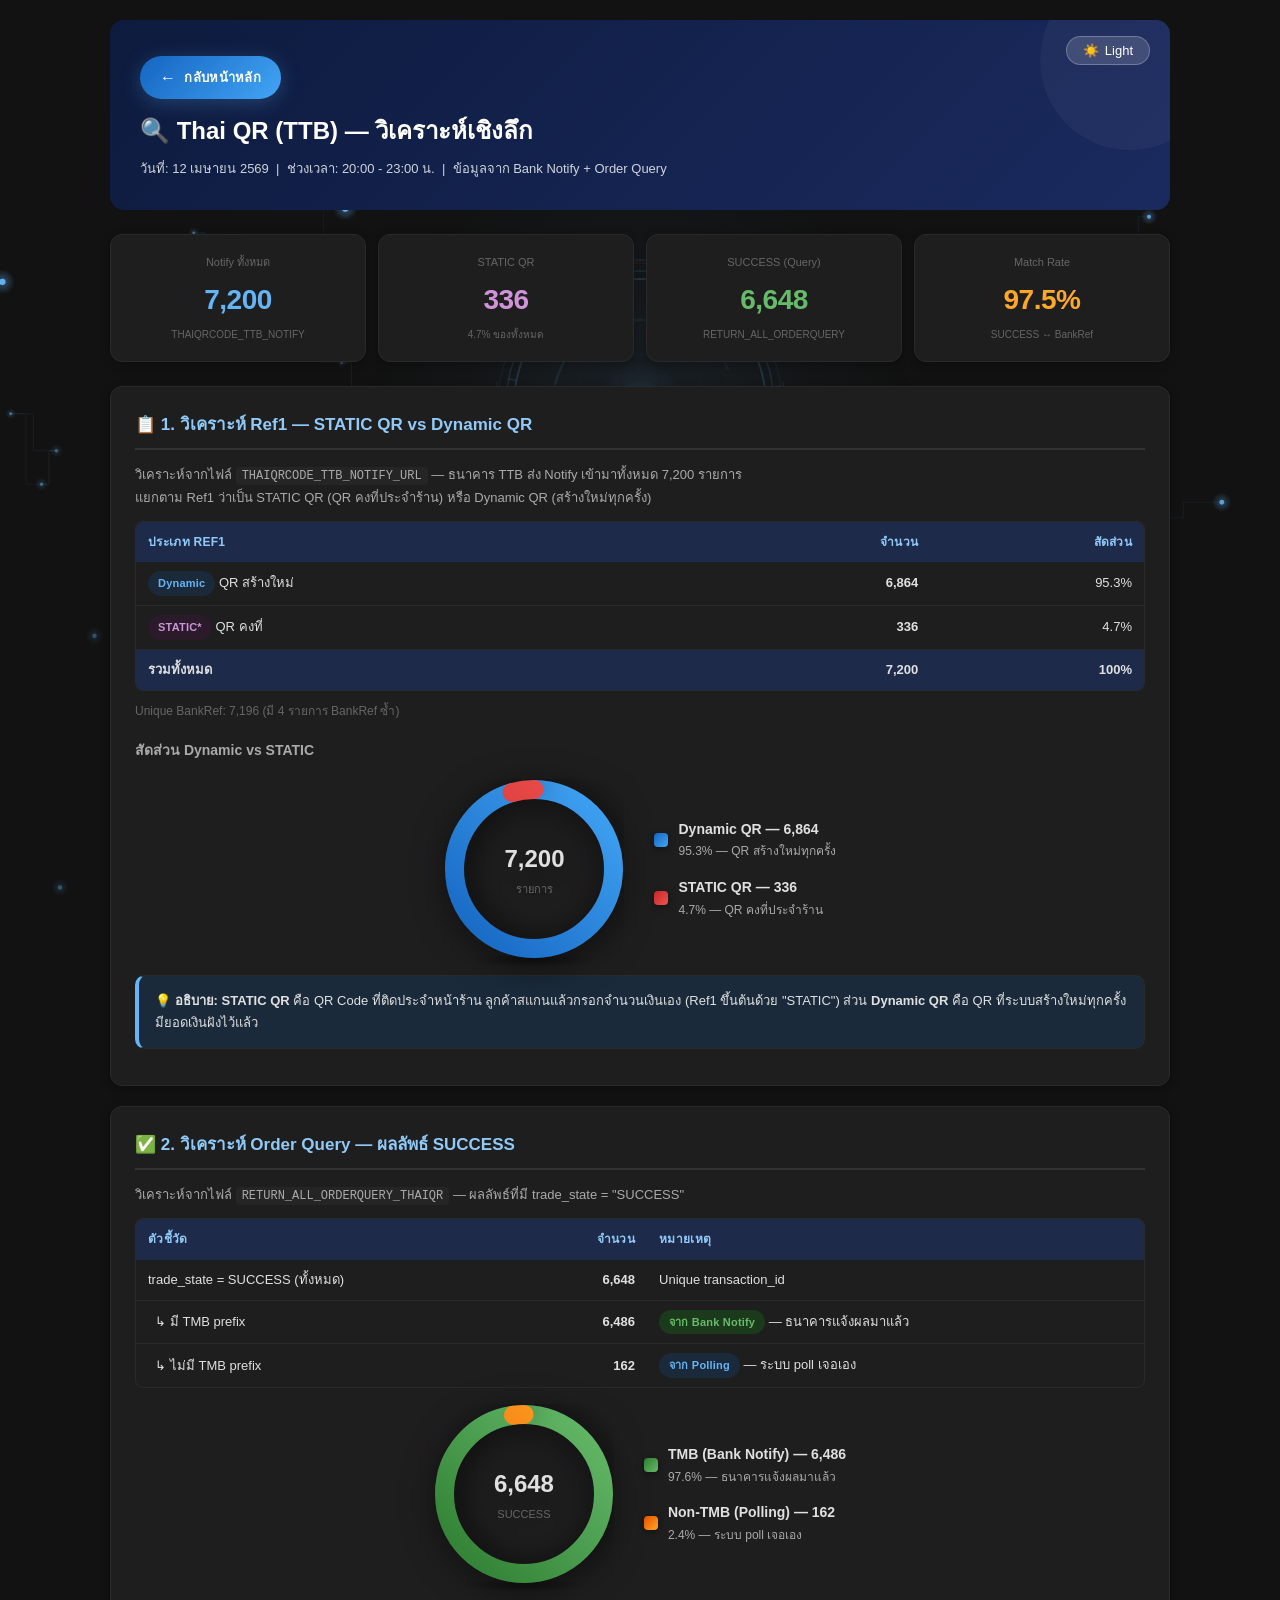
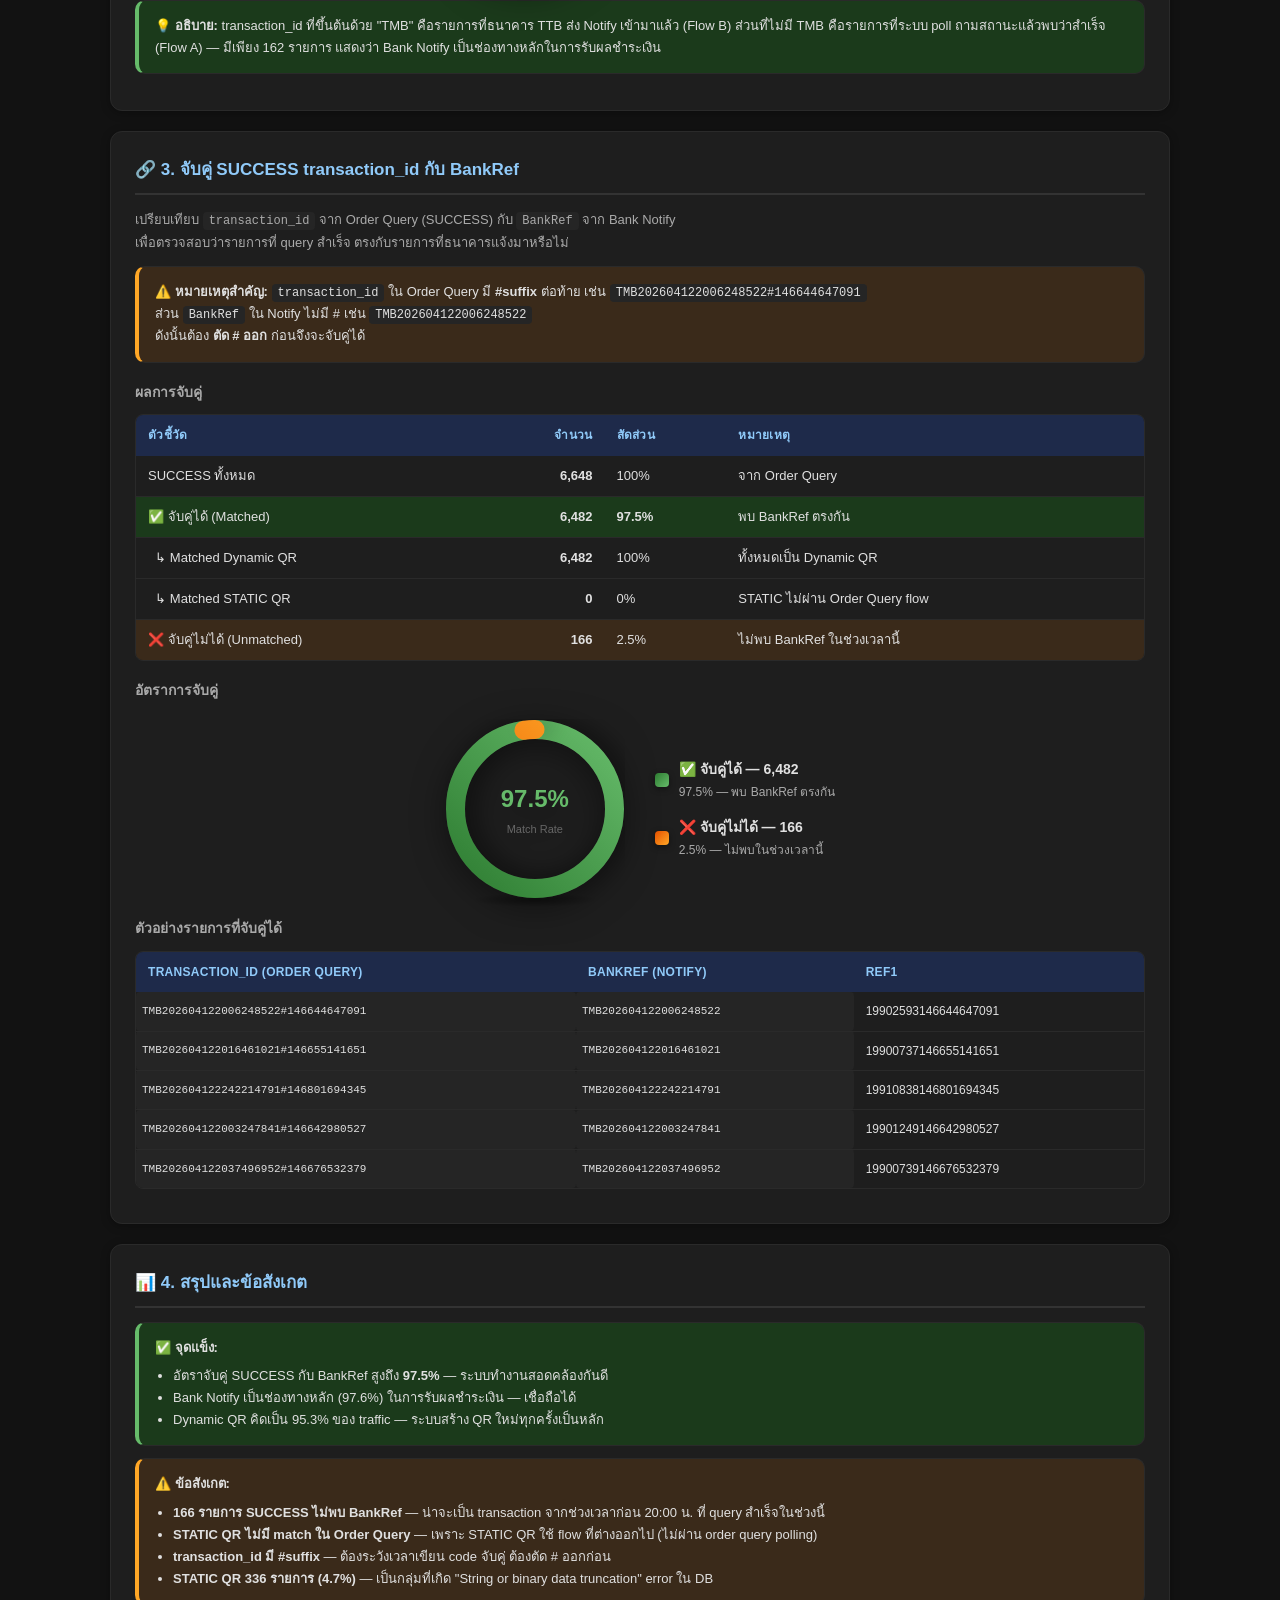
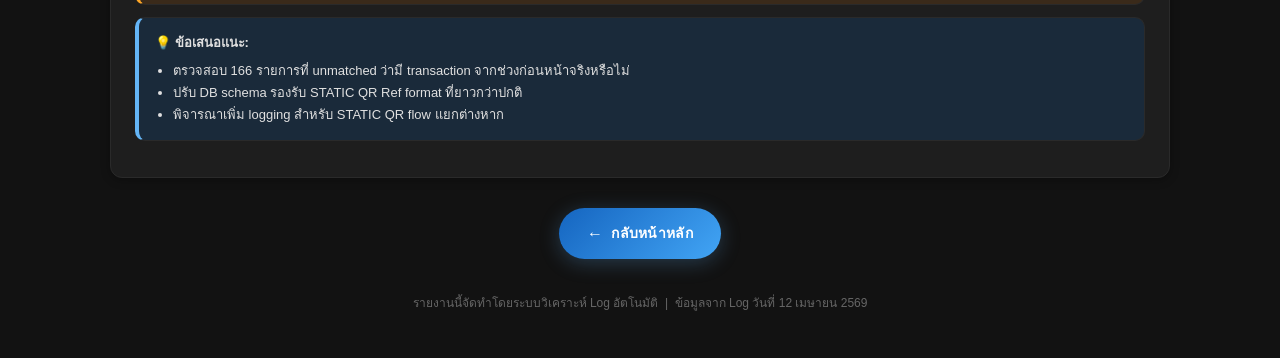
<file: ThaiQR_Deep_Analysis_20260412.html>
﻿<!DOCTYPE html>
<html lang="th" data-theme="dark">
<head>
<meta charset="UTF-8">
<meta name="viewport" content="width=device-width, initial-scale=1.0">
<title>Thai QR Deep Analysis - 12 เม.ย. 2569</title>
<link rel="stylesheet" href="common.css">
<link rel="stylesheet" href="chart.css">
</head>
<body>
<div class="bg-anim"><canvas id="bgCanvas"></canvas></div>
<div class="container">

<!-- SVG Gradient Definitions (ใช้ร่วมกันทุก chart) -->
<svg style="position:absolute;width:0;height:0;">
  <defs>
    <linearGradient id="gradA" x1="0%" y1="0%" x2="100%" y2="100%">
      <stop offset="0%" stop-color="#1565c0"/>
      <stop offset="100%" stop-color="#42a5f5"/>
    </linearGradient>
    <linearGradient id="gradB" x1="0%" y1="0%" x2="100%" y2="100%">
      <stop offset="0%" stop-color="#c62828"/>
      <stop offset="100%" stop-color="#ef5350"/>
    </linearGradient>
    <linearGradient id="gradGreen" x1="0%" y1="0%" x2="100%" y2="100%">
      <stop offset="0%" stop-color="#2e7d32"/>
      <stop offset="100%" stop-color="#66bb6a"/>
    </linearGradient>
    <linearGradient id="gradOrange" x1="0%" y1="0%" x2="100%" y2="100%">
      <stop offset="0%" stop-color="#e65100"/>
      <stop offset="100%" stop-color="#ffa726"/>
    </linearGradient>
  </defs>
</svg>

<div class="header">
  <button class="theme-toggle" onclick="toggleTheme()">
    <span id="themeIcon">☀️</span>
    <span id="themeLabel">Light</span>
  </button>
  <a href="index.html" class="back-btn back-home-btn" style="position:relative;top:auto;right:auto;margin-bottom:12px;padding:8px 20px;font-size:13px;"><span class="btn-icon">←</span> กลับหน้าหลัก</a>
  <h1>🔍 Thai QR (TTB) — วิเคราะห์เชิงลึก</h1>
  <p>วันที่: 12 เมษายน 2569 &nbsp;|&nbsp; ช่วงเวลา: 20:00 - 23:00 น. &nbsp;|&nbsp; ข้อมูลจาก Bank Notify + Order Query</p>
</div>

<!-- Summary Cards -->
<div class="summary-cards">
  <div class="card blue">
    <div class="label">Notify ทั้งหมด</div>
    <div class="value">7,200</div>
    <div class="sub">THAIQRCODE_TTB_NOTIFY</div>
  </div>
  <div class="card purple">
    <div class="label">STATIC QR</div>
    <div class="value">336</div>
    <div class="sub">4.7% ของทั้งหมด</div>
  </div>
  <div class="card green">
    <div class="label">SUCCESS (Query)</div>
    <div class="value">6,648</div>
    <div class="sub">RETURN_ALL_ORDERQUERY</div>
  </div>
  <div class="card orange">
    <div class="label">Match Rate</div>
    <div class="value">97.5%</div>
    <div class="sub">SUCCESS ↔ BankRef</div>
  </div>
</div>

<!-- ==================== SECTION 1 ==================== -->
<div class="section">
  <h2>📋 1. วิเคราะห์ Ref1 — STATIC QR vs Dynamic QR</h2>
  <p style="font-size:13px;color:var(--text2);margin-bottom:12px;">
    วิเคราะห์จากไฟล์ <span class="code">THAIQRCODE_TTB_NOTIFY_URL</span> — ธนาคาร TTB ส่ง Notify เข้ามาทั้งหมด 7,200 รายการ<br>
    แยกตาม Ref1 ว่าเป็น STATIC QR (QR คงที่ประจำร้าน) หรือ Dynamic QR (สร้างใหม่ทุกครั้ง)
  </p>

  <div style="margin-bottom:6px;">
      <div class="table-wrap">
      <table>
        <tr><th>ประเภท Ref1</th><th style="text-align:right">จำนวน</th><th style="text-align:right">สัดส่วน</th></tr>
        <tr>
          <td><span class="badge badge-info">Dynamic</span> QR สร้างใหม่</td>
          <td style="text-align:right"><strong>6,864</strong></td>
          <td style="text-align:right">95.3%</td>
        </tr>
        <tr>
          <td><span class="badge badge-purple">STATIC*</span> QR คงที่</td>
          <td style="text-align:right"><strong>336</strong></td>
          <td style="text-align:right">4.7%</td>
        </tr>
        <tr style="background:var(--primary-light);font-weight:700;">
          <td>รวมทั้งหมด</td>
          <td style="text-align:right"><strong>7,200</strong></td>
          <td style="text-align:right">100%</td>
        </tr>
      </table>
      </div>
      <p style="font-size:12px;color:var(--text3);margin-top:6px;">Unique BankRef: 7,196 (มี 4 รายการ BankRef ซ้ำ)</p>
  </div>

  <h3>สัดส่วน Dynamic vs STATIC</h3>
  <div class="donut-chart">
    <div class="donut-svg-wrap">
      <svg viewBox="0 0 36 36">
        <circle class="donut-bg" cx="18" cy="18" r="15.9"/>
        <circle class="donut-seg-a" cx="18" cy="18" r="15.9"
                stroke-dasharray="95.3 4.7" stroke-dashoffset="0"/>
        <circle class="donut-seg-b" cx="18" cy="18" r="15.9"
                stroke-dasharray="4.7 95.3" stroke-dashoffset="-95.3"/>
      </svg>
      <div class="donut-center">
        <div class="donut-num">7,200</div>
        <div class="donut-sub">รายการ</div>
      </div>
    </div>
    <div class="donut-legend">
      <div class="donut-legend-item">
        <div class="donut-legend-dot dot-blue"></div>
        <div>
          <div class="donut-legend-title">Dynamic QR — 6,864</div>
          <div class="donut-legend-desc">95.3% — QR สร้างใหม่ทุกครั้ง</div>
        </div>
      </div>
      <div class="donut-legend-item">
        <div class="donut-legend-dot dot-red"></div>
        <div>
          <div class="donut-legend-title">STATIC QR — 336</div>
          <div class="donut-legend-desc">4.7% — QR คงที่ประจำร้าน</div>
        </div>
      </div>
    </div>
  </div>

  <div class="insight insight-blue">
    <strong>💡 อธิบาย:</strong>
    <strong>STATIC QR</strong> คือ QR Code ที่ติดประจำหน้าร้าน ลูกค้าสแกนแล้วกรอกจำนวนเงินเอง (Ref1 ขึ้นต้นด้วย "STATIC")
    ส่วน <strong>Dynamic QR</strong> คือ QR ที่ระบบสร้างใหม่ทุกครั้ง มียอดเงินฝังไว้แล้ว
  </div>
</div>

<!-- ==================== SECTION 2 ==================== -->
<div class="section">
  <h2>✅ 2. วิเคราะห์ Order Query — ผลลัพธ์ SUCCESS</h2>
  <p style="font-size:13px;color:var(--text2);margin-bottom:12px;">
    วิเคราะห์จากไฟล์ <span class="code">RETURN_ALL_ORDERQUERY_THAIQR</span> — ผลลัพธ์ที่มี trade_state = "SUCCESS"
  </p>

  <div class="table-wrap">
  <table>
    <tr><th>ตัวชี้วัด</th><th style="text-align:right">จำนวน</th><th>หมายเหตุ</th></tr>
    <tr>
      <td>trade_state = SUCCESS (ทั้งหมด)</td>
      <td style="text-align:right"><strong>6,648</strong></td>
      <td>Unique transaction_id</td>
    </tr>
    <tr>
      <td>&nbsp;&nbsp;↳ มี TMB prefix</td>
      <td style="text-align:right"><strong>6,486</strong></td>
      <td><span class="badge badge-ok">จาก Bank Notify</span> — ธนาคารแจ้งผลมาแล้ว</td>
    </tr>
    <tr>
      <td>&nbsp;&nbsp;↳ ไม่มี TMB prefix</td>
      <td style="text-align:right"><strong>162</strong></td>
      <td><span class="badge badge-info">จาก Polling</span> — ระบบ poll เจอเอง</td>
    </tr>
  </table>
  </div>

  <div class="donut-chart">
    <div class="donut-svg-wrap">
      <svg viewBox="0 0 36 36" class="donut-green">
        <circle class="donut-bg" cx="18" cy="18" r="15.9"/>
        <circle class="donut-seg-a" cx="18" cy="18" r="15.9"
                stroke-dasharray="97.6 2.4" stroke-dashoffset="0"/>
        <circle class="donut-seg-b" cx="18" cy="18" r="15.9"
                stroke-dasharray="2.4 97.6" stroke-dashoffset="-97.6"/>
      </svg>
      <div class="donut-center">
        <div class="donut-num">6,648</div>
        <div class="donut-sub">SUCCESS</div>
      </div>
    </div>
    <div class="donut-legend">
      <div class="donut-legend-item">
        <div class="donut-legend-dot dot-green"></div>
        <div>
          <div class="donut-legend-title">TMB (Bank Notify) — 6,486</div>
          <div class="donut-legend-desc">97.6% — ธนาคารแจ้งผลมาแล้ว</div>
        </div>
      </div>
      <div class="donut-legend-item">
        <div class="donut-legend-dot dot-orange"></div>
        <div>
          <div class="donut-legend-title">Non-TMB (Polling) — 162</div>
          <div class="donut-legend-desc">2.4% — ระบบ poll เจอเอง</div>
        </div>
      </div>
    </div>
  </div>

  <div class="insight insight-green">
    <strong>💡 อธิบาย:</strong>
    transaction_id ที่ขึ้นต้นด้วย "TMB" คือรายการที่ธนาคาร TTB ส่ง Notify เข้ามาแล้ว (Flow B)
    ส่วนที่ไม่มี TMB คือรายการที่ระบบ poll ถามสถานะแล้วพบว่าสำเร็จ (Flow A) — มีเพียง 162 รายการ
    แสดงว่า Bank Notify เป็นช่องทางหลักในการรับผลชำระเงิน
  </div>
</div>

<!-- ==================== SECTION 3 ==================== -->
<div class="section">
  <h2>🔗 3. จับคู่ SUCCESS transaction_id กับ BankRef</h2>
  <p style="font-size:13px;color:var(--text2);margin-bottom:12px;">
    เปรียบเทียบ <span class="code">transaction_id</span> จาก Order Query (SUCCESS) กับ <span class="code">BankRef</span> จาก Bank Notify<br>
    เพื่อตรวจสอบว่ารายการที่ query สำเร็จ ตรงกับรายการที่ธนาคารแจ้งมาหรือไม่
  </p>

  <div class="insight insight-orange" style="margin-bottom:16px;">
    <strong>⚠️ หมายเหตุสำคัญ:</strong>
    <span class="code">transaction_id</span> ใน Order Query มี <strong>#suffix</strong> ต่อท้าย เช่น
    <span class="code">TMB202604122006248522#146644647091</span><br>
    ส่วน <span class="code">BankRef</span> ใน Notify ไม่มี # เช่น
    <span class="code">TMB202604122006248522</span><br>
    ดังนั้นต้อง <strong>ตัด # ออก</strong> ก่อนจึงจะจับคู่ได้
  </div>

  <h3>ผลการจับคู่</h3>
  <div class="table-wrap">
  <table>
    <tr><th>ตัวชี้วัด</th><th style="text-align:right">จำนวน</th><th>สัดส่วน</th><th>หมายเหตุ</th></tr>
    <tr>
      <td>SUCCESS ทั้งหมด</td>
      <td style="text-align:right"><strong>6,648</strong></td>
      <td>100%</td>
      <td>จาก Order Query</td>
    </tr>
    <tr style="background:var(--green-bg);">
      <td>✅ จับคู่ได้ (Matched)</td>
      <td style="text-align:right"><strong>6,482</strong></td>
      <td><strong>97.5%</strong></td>
      <td>พบ BankRef ตรงกัน</td>
    </tr>
    <tr>
      <td>&nbsp;&nbsp;↳ Matched Dynamic QR</td>
      <td style="text-align:right"><strong>6,482</strong></td>
      <td>100%</td>
      <td>ทั้งหมดเป็น Dynamic QR</td>
    </tr>
    <tr>
      <td>&nbsp;&nbsp;↳ Matched STATIC QR</td>
      <td style="text-align:right"><strong>0</strong></td>
      <td>0%</td>
      <td>STATIC ไม่ผ่าน Order Query flow</td>
    </tr>
    <tr style="background:var(--orange-bg);">
      <td>❌ จับคู่ไม่ได้ (Unmatched)</td>
      <td style="text-align:right"><strong>166</strong></td>
      <td>2.5%</td>
      <td>ไม่พบ BankRef ในช่วงเวลานี้</td>
    </tr>
  </table>
  </div>

  <!-- Visual match rate -->
  <h3>อัตราการจับคู่</h3>
  <div class="donut-chart">
    <div class="donut-svg-wrap">
      <svg viewBox="0 0 36 36" class="donut-green">
        <circle class="donut-bg" cx="18" cy="18" r="15.9"/>
        <circle class="donut-seg-a" cx="18" cy="18" r="15.9"
                stroke-dasharray="97.5 2.5" stroke-dashoffset="0"/>
        <circle class="donut-seg-b" cx="18" cy="18" r="15.9"
                stroke-dasharray="2.5 97.5" stroke-dashoffset="-97.5"/>
      </svg>
      <div class="donut-center">
        <div class="donut-num" style="color:var(--green);">97.5%</div>
        <div class="donut-sub">Match Rate</div>
      </div>
    </div>
    <div class="donut-legend">
      <div class="donut-legend-item">
        <div class="donut-legend-dot dot-green"></div>
        <div>
          <div class="donut-legend-title">✅ จับคู่ได้ — 6,482</div>
          <div class="donut-legend-desc">97.5% — พบ BankRef ตรงกัน</div>
        </div>
      </div>
      <div class="donut-legend-item">
        <div class="donut-legend-dot dot-orange"></div>
        <div>
          <div class="donut-legend-title">❌ จับคู่ไม่ได้ — 166</div>
          <div class="donut-legend-desc">2.5% — ไม่พบในช่วงเวลานี้</div>
        </div>
      </div>
    </div>
  </div>

  <h3>ตัวอย่างรายการที่จับคู่ได้</h3>
  <div class="table-wrap">
  <table>
    <tr><th>transaction_id (Order Query)</th><th>BankRef (Notify)</th><th>Ref1</th></tr>
    <tr><td class="code" style="font-size:11px;">TMB202604122006248522#146644647091</td><td class="code" style="font-size:11px;">TMB202604122006248522</td><td style="font-size:12px;">19902593146644647091</td></tr>
    <tr><td class="code" style="font-size:11px;">TMB202604122016461021#146655141651</td><td class="code" style="font-size:11px;">TMB202604122016461021</td><td style="font-size:12px;">19900737146655141651</td></tr>
    <tr><td class="code" style="font-size:11px;">TMB202604122242214791#146801694345</td><td class="code" style="font-size:11px;">TMB202604122242214791</td><td style="font-size:12px;">19910838146801694345</td></tr>
    <tr><td class="code" style="font-size:11px;">TMB202604122003247841#146642980527</td><td class="code" style="font-size:11px;">TMB202604122003247841</td><td style="font-size:12px;">19901249146642980527</td></tr>
    <tr><td class="code" style="font-size:11px;">TMB202604122037496952#146676532379</td><td class="code" style="font-size:11px;">TMB202604122037496952</td><td style="font-size:12px;">19900739146676532379</td></tr>
  </table>
  </div>
</div>

<!-- ==================== SECTION 4: INSIGHTS ==================== -->
<div class="section">
  <h2>📊 4. สรุปและข้อสังเกต</h2>

  <div class="insight insight-green">
    <strong>✅ จุดแข็ง:</strong>
    <ul style="margin-top:6px;padding-left:18px;font-size:13px;">
      <li>อัตราจับคู่ SUCCESS กับ BankRef สูงถึง <strong>97.5%</strong> — ระบบทำงานสอดคล้องกันดี</li>
      <li>Bank Notify เป็นช่องทางหลัก (97.6%) ในการรับผลชำระเงิน — เชื่อถือได้</li>
      <li>Dynamic QR คิดเป็น 95.3% ของ traffic — ระบบสร้าง QR ใหม่ทุกครั้งเป็นหลัก</li>
    </ul>
  </div>

  <div class="insight insight-orange">
    <strong>⚠️ ข้อสังเกต:</strong>
    <ul style="margin-top:6px;padding-left:18px;font-size:13px;">
      <li><strong>166 รายการ SUCCESS ไม่พบ BankRef</strong> — น่าจะเป็น transaction จากช่วงเวลาก่อน 20:00 น. ที่ query สำเร็จในช่วงนี้</li>
      <li><strong>STATIC QR ไม่มี match ใน Order Query</strong> — เพราะ STATIC QR ใช้ flow ที่ต่างออกไป (ไม่ผ่าน order query polling)</li>
      <li><strong>transaction_id มี #suffix</strong> — ต้องระวังเวลาเขียน code จับคู่ ต้องตัด # ออกก่อน</li>
      <li><strong>STATIC QR 336 รายการ (4.7%)</strong> — เป็นกลุ่มที่เกิด "String or binary data truncation" error ใน DB</li>
    </ul>
  </div>

  <div class="insight insight-blue">
    <strong>💡 ข้อเสนอแนะ:</strong>
    <ul style="margin-top:6px;padding-left:18px;font-size:13px;">
      <li>ตรวจสอบ 166 รายการที่ unmatched ว่ามี transaction จากช่วงก่อนหน้าจริงหรือไม่</li>
      <li>ปรับ DB schema รองรับ STATIC QR Ref format ที่ยาวกว่าปกติ</li>
      <li>พิจารณาเพิ่ม logging สำหรับ STATIC QR flow แยกต่างหาก</li>
    </ul>
  </div>
</div>

<div class="back-home-wrap">
  <a href="index.html" class="back-home-btn"><span class="btn-icon">←</span> กลับหน้าหลัก</a>
</div>

<div class="footer">
  รายงานนี้จัดทำโดยระบบวิเคราะห์ Log อัตโนมัติ &nbsp;|&nbsp; ข้อมูลจาก Log วันที่ 12 เมษายน 2569
</div>

</div>

<script>
function toggleTheme(){
  const h=document.documentElement,i=document.getElementById('themeIcon'),l=document.getElementById('themeLabel');
  if(h.getAttribute('data-theme')==='dark'){h.setAttribute('data-theme','light');i.textContent='🌙';l.textContent='Dark';}
  else{h.setAttribute('data-theme','dark');i.textContent='☀️';l.textContent='Light';}
}
</script>
<script src="bg-anim.js"></script>
</body>
</html>
</file>
<file: common.css>
/* ============================================
   Common CSS — ใช้ร่วมกันทุกหน้า
   แก้ theme, สี, font, layout ที่นี่ที่เดียว
   ============================================ */

/* --- Theme Variables --- */
:root {
  --bg: #f0f2f5; --bg2: #fff; --text: #333; --text2: #555; --text3: #777;
  --primary: #1a237e; --primary2: #3949ab; --primary-light: #e8eaf6;
  --border: #e0e0e0; --border2: #f0f0f0; --hover: #f5f5f5;
  --shadow: rgba(0,0,0,0.06); --shadow2: rgba(0,0,0,0.12);
  --green: #2e7d32; --green-bg: #e8f5e9;
  --blue: #1565c0; --blue-bg: #e3f2fd;
  --orange: #e65100; --orange-bg: #fff3e0;
  --red: #c62828; --red-bg: #ffebee;
  --purple: #6a1b9a; --purple-bg: #f3e5f5;
  --header-grad1: #1a237e; --header-grad2: #3949ab;
  --flow-bg: #f5f5f5; --summary-bg: #e8f5e9; --card-hover: #f8f9ff;
}
[data-theme="dark"] {
  --bg: #121212; --bg2: #1e1e1e; --text: #e0e0e0; --text2: #aaa; --text3: #666;
  --primary: #90caf9; --primary2: #64b5f6; --primary-light: #1e2a4a;
  --border: #333; --border2: #2a2a2a; --hover: #2a2a2a;
  --shadow: rgba(0,0,0,0.3); --shadow2: rgba(0,0,0,0.5);
  --green: #66bb6a; --green-bg: #1b3a1b;
  --blue: #64b5f6; --blue-bg: #1a2a3a;
  --orange: #ffa726; --orange-bg: #3a2a1a;
  --red: #ef5350; --red-bg: #3a1a1a;
  --purple: #ce93d8; --purple-bg: #2a1a2a;
  --header-grad1: #0d1b3e; --header-grad2: #1a2a5e;
  --flow-bg: #252525; --summary-bg: #1b2e1b; --card-hover: #252535;
}

/* --- Reset & Base --- */
* { margin: 0; padding: 0; box-sizing: border-box; }
body {
  font-family: -apple-system, BlinkMacSystemFont, 'Segoe UI', Tahoma, sans-serif;
  background: var(--bg); color: var(--text); line-height: 1.7;
  -webkit-text-size-adjust: 100%; transition: background .3s, color .3s;
  min-height: 100vh;
}

/* ============================================
   Animated Tech Background
   ใส่ใน <body>:
   <div class="bg-anim"><canvas id="bgCanvas"></canvas></div>
   แล้ว <script src="bg-anim.js"></script> ก่อน </body>
   ============================================ */
.bg-anim {
  position: fixed; top: 0; left: 0; width: 100%; height: 100%;
  z-index: 0; pointer-events: none; overflow: hidden;
}
.bg-anim canvas {
  display: block; width: 100%; height: 100%;
}

@media (prefers-reduced-motion: reduce) {
  .bg-anim { display: none; }
}

.container { max-width: 1100px; margin: 0 auto; padding: 20px; position: relative; z-index: 1; }

/* --- Header --- */
.header {
  background: linear-gradient(135deg, var(--header-grad1), var(--header-grad2));
  color: #fff; padding: 36px 30px 30px; border-radius: 14px;
  margin-bottom: 24px; position: relative; overflow: hidden;
}
.header::after {
  content: ''; position: absolute; top: -50px; right: -50px;
  width: 180px; height: 180px; background: rgba(255,255,255,0.04); border-radius: 50%;
}
.header h1 { font-size: 24px; margin-bottom: 6px; position: relative; z-index: 1; }
.header p { opacity: .8; font-size: 13px; position: relative; z-index: 1; }
.back-btn {
  display: inline-flex; align-items: center; gap: 6px;
  color: rgba(255,255,255,0.8); text-decoration: none; font-size: 13px;
  margin-bottom: 10px; position: relative; z-index: 1; transition: color .2s;
}
.back-btn:hover { color: #fff; }

/* --- Dark Mode Toggle --- */
.theme-toggle {
  position: absolute; top: 16px; right: 20px; z-index: 10;
  background: rgba(255,255,255,0.15); border: 1px solid rgba(255,255,255,0.25);
  color: #fff; border-radius: 24px; padding: 6px 16px; font-size: 13px;
  cursor: pointer; display: flex; align-items: center; gap: 6px;
  transition: all .2s; backdrop-filter: blur(4px);
}
.theme-toggle:hover { background: rgba(255,255,255,0.25); }

/* --- Summary Cards --- */
.summary-cards {
  display: grid; grid-template-columns: repeat(auto-fit, minmax(180px, 1fr));
  gap: 12px; margin-bottom: 24px;
}
.card {
  background: var(--bg2); border-radius: 12px; padding: 18px;
  box-shadow: 0 2px 10px var(--shadow); transition: transform .2s, box-shadow .2s, background .3s;
  border: 1px solid var(--border2); text-align: center;
}
.card:hover { transform: translateY(-2px); box-shadow: 0 6px 20px var(--shadow2); }
.card .label { font-size: 11px; color: var(--text3); margin-bottom: 4px; font-weight: 500; }
.card .value { font-size: 28px; font-weight: 800; letter-spacing: -.5px; }
.card .sub { font-size: 10px; color: var(--text3); margin-top: 3px; }
.card.green .value { color: var(--green); }
.card.blue .value { color: var(--blue); }
.card.orange .value { color: var(--orange); }
.card.red .value { color: var(--red); }
.card.purple .value { color: var(--purple); }

/* --- Sections --- */
.section {
  background: var(--bg2); border-radius: 12px; padding: 24px;
  margin-bottom: 20px; box-shadow: 0 2px 10px var(--shadow);
  transition: background .3s; border: 1px solid var(--border2);
}
.section h2 {
  font-size: 17px; color: var(--primary); margin-bottom: 14px;
  padding-bottom: 8px; border-bottom: 2px solid var(--border);
  display: flex; align-items: center; gap: 8px;
}
.section h3 { font-size: 14px; color: var(--text2); margin: 18px 0 10px; font-weight: 600; }

/* --- Tables --- */
.table-wrap {
  width: 100%; overflow-x: auto; -webkit-overflow-scrolling: touch;
  margin: 10px 0; border-radius: 8px; border: 1px solid var(--border2);
}
table { width: 100%; border-collapse: collapse; font-size: 13px; min-width: 400px; }
th {
  background: var(--primary-light); color: var(--primary); padding: 10px 12px;
  text-align: left; font-weight: 600; white-space: nowrap;
  font-size: 12px; text-transform: uppercase; letter-spacing: .3px;
}
td { padding: 9px 12px; border-bottom: 1px solid var(--border2); transition: background .15s; }
tr:hover td { background: var(--hover); }
tr:last-child td { border-bottom: none; }

/* --- Badges --- */
.badge {
  display: inline-block; padding: 3px 10px; border-radius: 20px;
  font-size: 11px; font-weight: 700; white-space: nowrap; letter-spacing: .2px;
}
.badge-ok { background: var(--green-bg); color: var(--green); }
.badge-warn { background: var(--orange-bg); color: var(--orange); }
.badge-err { background: var(--red-bg); color: var(--red); }
.badge-info { background: var(--blue-bg); color: var(--blue); }
.badge-purple { background: var(--purple-bg); color: var(--purple); }

/* --- Bars --- */
.bar-container { display: flex; align-items: center; gap: 6px; }
.bar { height: 20px; border-radius: 6px; min-width: 3px; transition: width .5s ease; }
.bar-green { background: linear-gradient(90deg, #43a047, #66bb6a); }
.bar-blue { background: linear-gradient(90deg, #1e88e5, #42a5f5); }
.bar-orange { background: linear-gradient(90deg, #ef6c00, #ffa726); }
.bar-red { background: linear-gradient(90deg, #d32f2f, #ef5350); }
.bar-purple { background: linear-gradient(90deg, #7b1fa2, #ce93d8); }
.bar-pct { font-size: 12px; font-weight: 600; color: var(--text2); white-space: nowrap; }

/* --- Flow Box --- */
.flow-box {
  background: var(--flow-bg); border-radius: 8px; padding: 16px; margin: 10px 0;
  font-size: 13px; line-height: 2; word-break: break-word;
  border: 1px solid var(--border2); transition: background .3s;
}
.flow-box .step {
  display: inline-block; background: var(--blue-bg); color: var(--blue);
  padding: 2px 8px; border-radius: 4px; font-size: 12px; font-weight: 600; margin: 2px 0;
}
.flow-box .arrow { color: var(--blue); font-weight: bold; margin: 0 2px; }

/* --- Severity / Insight Boxes --- */
.severity-critical {
  border-left: 4px solid var(--red); padding: 12px 12px 12px 16px; margin: 12px 0;
  background: var(--red-bg); border-radius: 0 8px 8px 0; transition: background .3s;
}
.severity-warning {
  border-left: 4px solid var(--orange); padding: 12px 12px 12px 16px; margin: 12px 0;
  background: var(--orange-bg); border-radius: 0 8px 8px 0; transition: background .3s;
}
.severity-info {
  border-left: 4px solid var(--blue); padding: 12px 12px 12px 16px; margin: 12px 0;
  background: var(--blue-bg); border-radius: 0 8px 8px 0; transition: background .3s;
}
.insight {
  padding: 14px 16px; border-radius: 10px; margin: 12px 0; font-size: 13px;
  border: 1px solid var(--border2); transition: background .3s;
}
.insight-blue { background: var(--blue-bg); border-left: 4px solid var(--blue); }
.insight-orange { background: var(--orange-bg); border-left: 4px solid var(--orange); }
.insight-green { background: var(--green-bg); border-left: 4px solid var(--green); }
.insight-red { background: var(--red-bg); border-left: 4px solid var(--red); }

/* --- Stat Row --- */
.stat-row { display: flex; justify-content: space-between; padding: 8px 0; border-bottom: 1px solid var(--border2); }
.stat-row:last-child { border-bottom: none; }
.stat-label { color: var(--text2); font-size: 13px; }
.stat-value { font-weight: 700; font-size: 14px; }

/* --- Recommendation Number --- */
.rec-num {
  width: 32px; height: 32px; border-radius: 50%;
  background: var(--primary-light); color: var(--primary);
  display: flex; align-items: center; justify-content: center;
  font-weight: 700; font-size: 13px; flex-shrink: 0;
}

/* --- Code --- */
.code {
  font-family: 'Courier New', monospace; background: var(--flow-bg);
  padding: 2px 6px; border-radius: 4px; font-size: 12px; word-break: break-all;
}

/* --- Layout --- */
.two-col { display: grid; grid-template-columns: 1fr 1fr; gap: 16px; }
.footer { text-align: center; color: var(--text3); font-size: 12px; padding: 24px 20px; }
.footer a { color: var(--primary); text-decoration: none; }

/* --- Back to Home Button (footer) --- */
.back-home-wrap { text-align: center; margin: 30px 0 10px; }
.back-home-btn {
  display: inline-flex; align-items: center; gap: 8px;
  padding: 12px 28px; border-radius: 30px; font-size: 14px; font-weight: 600;
  text-decoration: none; cursor: pointer; transition: all .3s;
  background: linear-gradient(135deg, var(--header-grad1), var(--header-grad2));
  color: #fff; border: none;
  box-shadow: 0 4px 15px rgba(26,35,126,0.3);
  letter-spacing: 0.3px;
}
.back-home-btn:hover {
  transform: translateY(-2px);
  box-shadow: 0 8px 25px rgba(26,35,126,0.45);
}
.back-home-btn:active { transform: translateY(0); }
.back-home-btn .btn-icon {
  font-size: 16px; transition: transform .2s;
}
.back-home-btn:hover .btn-icon { transform: translateX(-3px); }

[data-theme="dark"] .back-home-btn {
  background: linear-gradient(135deg, #1565c0, #42a5f5);
  box-shadow: 0 4px 20px rgba(100,181,246,0.25);
}
[data-theme="dark"] .back-home-btn:hover {
  box-shadow: 0 8px 30px rgba(100,181,246,0.4);
}

/* --- TPS Grid --- */
.tps-grid { display: grid; grid-template-columns: repeat(4, 1fr); gap: 10px; margin-bottom: 20px; }
.tps-card { border-radius: 10px; padding: 14px; text-align: center; transition: background .3s; }
.tps-val { font-size: 24px; font-weight: 800; }

/* ============================================
   Responsive
   ============================================ */
@media (max-width: 480px) {
  .container { padding: 10px; }
  .header { padding: 20px 16px 18px; border-radius: 10px; margin-bottom: 16px; }
  .header h1 { font-size: 16px; }
  .header p { font-size: 11px; }
  .theme-toggle { top: 12px; right: 12px; padding: 5px 12px; font-size: 12px; }
  .summary-cards { grid-template-columns: repeat(2, 1fr); gap: 8px; margin-bottom: 16px; }
  .card { padding: 12px; }
  .card .value { font-size: 20px; }
  .card .label { font-size: 10px; }
  .card .sub { font-size: 9px; }
  .section { padding: 14px 12px; margin-bottom: 14px; border-radius: 10px; }
  .section h2 { font-size: 15px; margin-bottom: 10px; }
  .section h3 { font-size: 13px; }
  table { font-size: 12px; min-width: 340px; }
  th { padding: 8px; font-size: 11px; }
  td { padding: 7px 8px; }
  .flow-box { font-size: 12px; padding: 12px; }
  .two-col { grid-template-columns: 1fr; gap: 10px; }
  .bar { max-width: 100px; }
  .severity-critical, .severity-warning, .severity-info { padding: 10px 10px 10px 12px; margin: 8px 0; }
  .insight { font-size: 12px; padding: 12px; }
  .tps-grid { grid-template-columns: repeat(2, 1fr) !important; gap: 8px !important; }
  .tps-card { padding: 10px !important; }
  .tps-val { font-size: 20px !important; }
}
@media (min-width: 481px) and (max-width: 768px) {
  .container { padding: 14px; }
  .header { padding: 28px 20px; }
  .header h1 { font-size: 20px; }
  .summary-cards { grid-template-columns: repeat(3, 1fr); gap: 10px; }
  .card .value { font-size: 22px; }
  .section { padding: 20px 16px; }
  .two-col { grid-template-columns: 1fr; }
  .bar { max-width: 140px; }
}
</file>
<file: chart.css>
/* ============================================
   Donut Chart — Reusable CSS
   ใช้กับ SVG donut chart ทุกหน้า
   แก้สี/ขนาด/เงาที่นี่ที่เดียว
   ============================================ */

/* --- Container --- */
.donut-chart {
  display: flex;
  justify-content: center;
  align-items: center;
  flex-wrap: wrap;
  gap: 30px;
  margin: 16px 0;
}

/* --- SVG Wrapper (3D effect) --- */
.donut-svg-wrap {
  position: relative;
  width: 180px;
  height: 180px;
  filter: drop-shadow(0 6px 12px rgba(0,0,0,0.18));
}
.donut-svg-wrap svg {
  width: 100%;
  height: 100%;
  transform: rotate(-90deg);
}

/* --- 3D ring base shadow (dark ellipse under the donut) --- */
.donut-svg-wrap::before {
  content: '';
  position: absolute;
  bottom: -8px;
  left: 50%;
  transform: translateX(-50%);
  width: 70%;
  height: 14px;
  background: radial-gradient(ellipse, rgba(0,0,0,0.18) 0%, transparent 70%);
  border-radius: 50%;
  z-index: -1;
}

/* --- Center label --- */
.donut-center {
  position: absolute;
  top: 50%;
  left: 50%;
  transform: translate(-50%, -50%);
  text-align: center;
}
.donut-center .donut-num {
  font-size: 24px;
  font-weight: 800;
  color: var(--text);
}
.donut-center .donut-sub {
  font-size: 11px;
  color: var(--text3);
}

/* --- SVG circles --- */
.donut-bg {
  fill: none;
  stroke: var(--border2);
  stroke-width: 3.8;
}

/* Segment A (primary / large) — น้ำเงิน */
.donut-seg-a {
  fill: none;
  stroke: url(#gradA);
  stroke-width: 3.8;
  stroke-linecap: round;
  filter: drop-shadow(1px 2px 2px rgba(0,0,0,0.2));
  transition: stroke-dasharray .8s ease;
}

/* Segment B (secondary / small) — แดง */
.donut-seg-b {
  fill: none;
  stroke: url(#gradB);
  stroke-width: 3.8;
  stroke-linecap: round;
  filter: drop-shadow(1px 2px 2px rgba(0,0,0,0.15));
  transition: stroke-dasharray .8s ease;
}

/* --- Alternate color sets (add class to svg) --- */
/* Set: green + orange */
.donut-green .donut-seg-a { stroke: url(#gradGreen); }
.donut-green .donut-seg-b { stroke: url(#gradOrange); }

/* --- Legend --- */
.donut-legend {
  display: flex;
  flex-direction: column;
  gap: 14px;
}
.donut-legend-item {
  display: flex;
  align-items: center;
  gap: 10px;
}
.donut-legend-dot {
  width: 14px;
  height: 14px;
  border-radius: 4px;
  flex-shrink: 0;
  box-shadow: 0 2px 4px rgba(0,0,0,0.15);
}
.dot-blue { background: linear-gradient(135deg, #1565c0, #42a5f5); }
.dot-red { background: linear-gradient(135deg, #c62828, #ef5350); }
.dot-green { background: linear-gradient(135deg, #2e7d32, #66bb6a); }
.dot-orange { background: linear-gradient(135deg, #e65100, #ffa726); }
.dot-purple { background: linear-gradient(135deg, #6a1b9a, #ce93d8); }
.donut-legend-title {
  font-size: 14px;
  font-weight: 700;
  color: var(--text);
}
.donut-legend-desc {
  font-size: 12px;
  color: var(--text2);
}

/* --- Responsive --- */
@media (max-width: 480px) {
  .donut-chart { gap: 16px; }
  .donut-svg-wrap { width: 140px; height: 140px; }
  .donut-center .donut-num { font-size: 20px; }
  .donut-center .donut-sub { font-size: 10px; }
  .donut-legend-title { font-size: 13px; }
  .donut-legend-desc { font-size: 11px; }
}

/* --- Dark mode adjustments --- */
[data-theme="dark"] .donut-svg-wrap {
  filter: drop-shadow(0 6px 16px rgba(0,0,0,0.5));
}
[data-theme="dark"] .donut-svg-wrap::before {
  background: radial-gradient(ellipse, rgba(0,0,0,0.4) 0%, transparent 70%);
}
[data-theme="dark"] .donut-legend-dot {
  box-shadow: 0 2px 6px rgba(0,0,0,0.4);
}
</file>
